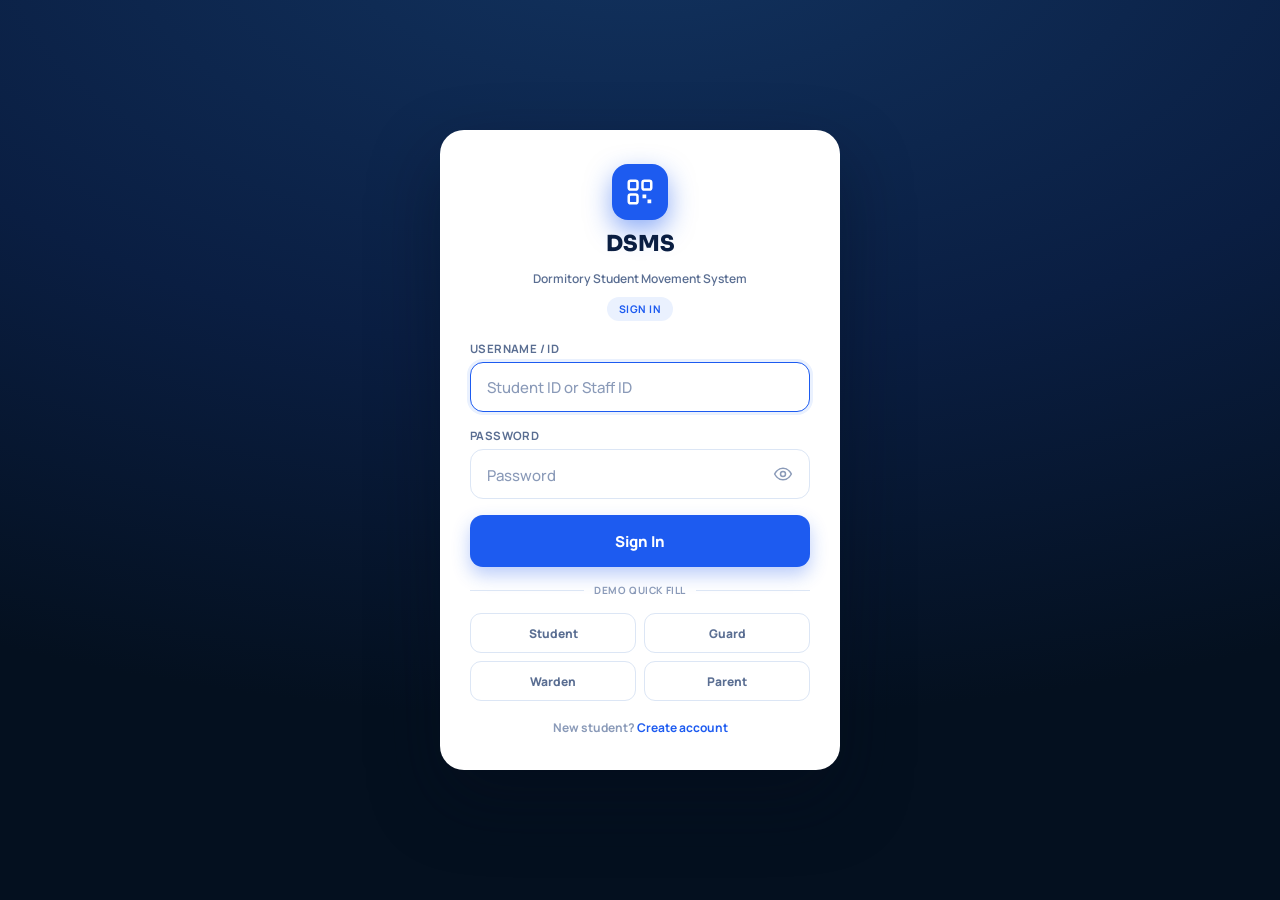
<file: index.html>
<!DOCTYPE html>
<html lang="en">
<head>
<meta charset="utf-8">
<meta name="viewport" content="width=device-width, initial-scale=1">
<title>DSMS — Sign In</title>
<meta name="description" content="DSMS — sign in to the Dormitory Student Movement System. Your ID decides your dashboard.">
<link rel="stylesheet" href="assets/css/tokens.css">
</head>
<body>

<div class="auth">
  <div class="auth-card">

    <div class="auth-brand">
      <div class="auth-logo">
        <svg width="30" height="30" viewBox="0 0 24 24" fill="none"><rect x="3" y="3" width="7" height="7" rx="1.5" stroke="#fff" stroke-width="2"/><rect x="14" y="3" width="7" height="7" rx="1.5" stroke="#fff" stroke-width="2"/><rect x="3" y="14" width="7" height="7" rx="1.5" stroke="#fff" stroke-width="2"/><path d="M14 14h3v3h-3zM18 18h3v3h-3z" fill="#fff"/></svg>
      </div>
      <div class="auth-title">DSMS</div>
      <div class="auth-sub">Dormitory Student Movement System</div>
      <span class="auth-role">SIGN IN</span>
    </div>

    <div class="fieldgroup">
      <div class="field-label">USERNAME / ID</div>
      <div class="field focus">
        <input class="auth-input" id="userId" type="text" autocomplete="off" spellcheck="false" placeholder="Student ID or Staff ID">
      </div>
    </div>

    <div class="fieldgroup">
      <div class="field-label">PASSWORD</div>
      <div class="field" style="justify-content:space-between">
        <input class="auth-input" id="password" type="password" autocomplete="off" placeholder="Password">
        <svg id="togglePw" style="cursor:pointer;flex-shrink:0" width="20" height="20" viewBox="0 0 24 24" fill="none"><path d="M2 12s3.5-7 10-7 10 7 10 7-3.5 7-10 7-10-7-10-7z" stroke="#8A9AB8" stroke-width="1.8"/><circle cx="12" cy="12" r="3" stroke="#8A9AB8" stroke-width="1.8"/></svg>
      </div>
    </div>

    <div class="auth-err" id="authErr"></div>

    <button class="btn btn-primary" id="signIn">Sign In</button>

    <div class="auth-divider"><span class="l"></span><span class="t">DEMO QUICK FILL</span><span class="l"></span></div>
    <div class="auth-quick">
      <button type="button" data-role="student">Student</button>
      <button type="button" data-role="guard">Guard</button>
      <button type="button" data-role="warden">Warden</button>
      <button type="button" data-role="parent">Parent</button>
    </div>

    <div class="auth-back">New student? <a href="student.html#register">Create account</a></div>

  </div>
</div>

<script src="assets/js/auth.js"></script>
</body>
</html>
</file>
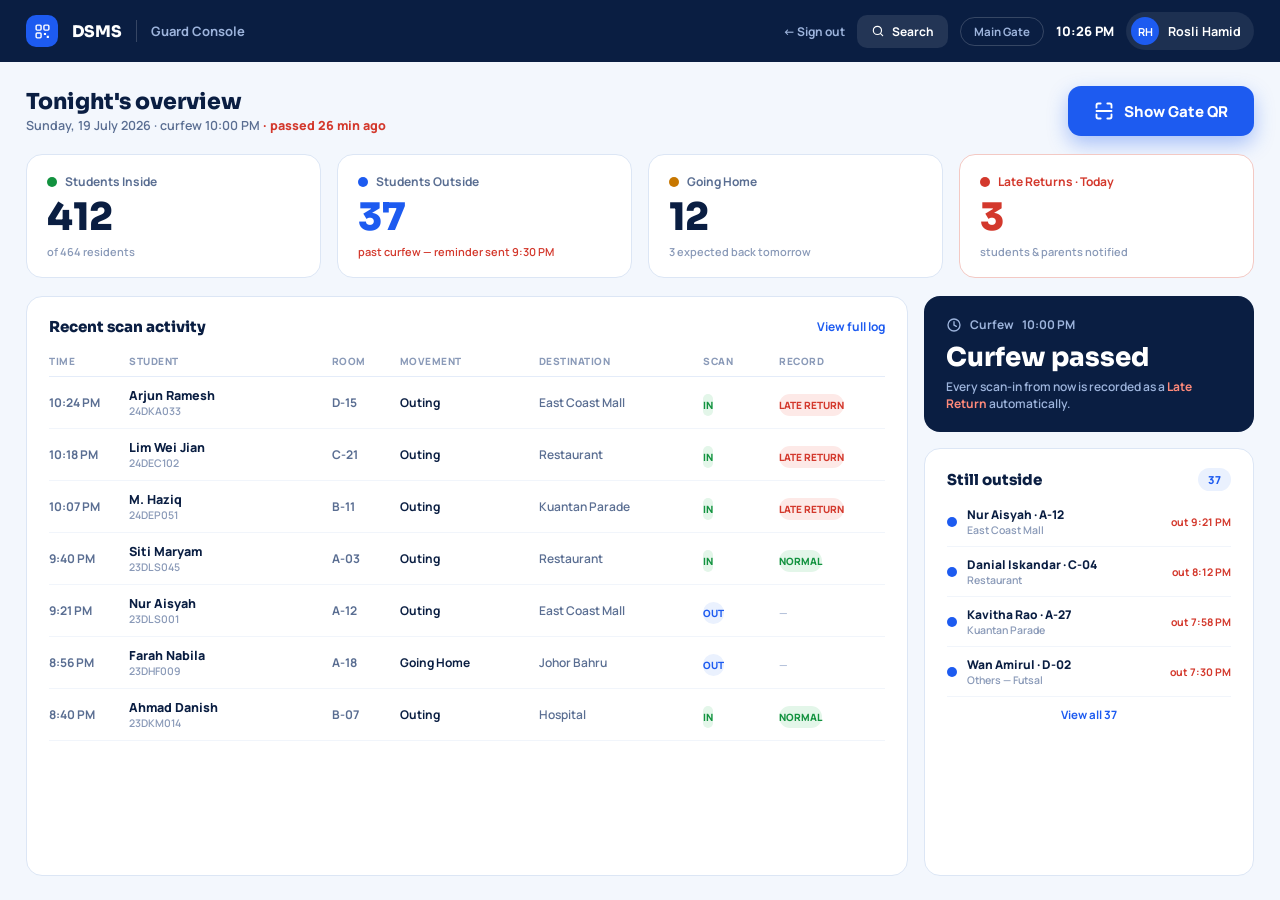
<file: guard.html>
<!DOCTYPE html>
<html lang="en">
<head>
<meta charset="utf-8">
<meta name="viewport" content="width=device-width, initial-scale=1">
<title>DSMS — Guard Console</title>
<meta name="description" content="DSMS guard console — display the rotating gate QR, live in/out counts, curfew &amp; late-return tracking.">
<link rel="stylesheet" href="assets/css/tokens.css">
<link rel="stylesheet" href="assets/css/guard.css">
</head>
<body>

<!-- ============ CONSOLE (desktop) ============ -->
<div class="view active" id="console">
  <header class="topbar">
    <div class="logo"><svg width="17" height="17" viewBox="0 0 24 24" fill="none"><rect x="3" y="3" width="7" height="7" rx="1.5" stroke="#fff" stroke-width="2"/><rect x="14" y="3" width="7" height="7" rx="1.5" stroke="#fff" stroke-width="2"/><rect x="3" y="14" width="7" height="7" rx="1.5" stroke="#fff" stroke-width="2"/><path d="M14 14h3v3h-3zM18 18h3v3h-3z" fill="#fff"/></svg></div>
    <span class="brand">DSMS</span>
    <span class="divider"></span>
    <span class="role">Guard Console</span>
    <div class="right">
      <a class="home" href="index.html">← Sign out</a>
      <span class="switch" id="toSearch"><svg width="14" height="14" viewBox="0 0 24 24" fill="none"><circle cx="11" cy="11" r="7" stroke="#fff" stroke-width="2"/><path d="M20 20l-4-4" stroke="#fff" stroke-width="2" stroke-linecap="round"/></svg>Search</span>
      <span class="gate">Main Gate</span>
      <span class="clock">10:26 PM</span>
      <div class="who"><span class="avatar" id="gAv">RH</span><span id="gName">Rosli Hamid</span></div>
    </div>
  </header>

  <div class="console-body">
    <div class="overview-head">
      <div>
        <h1>Tonight's overview</h1>
        <div class="sub">Sunday, 19 July 2026 · curfew <span id="cf1">10:00 PM</span> <span class="late">· passed 26 min ago</span></div>
      </div>
      <div class="scan-btn" id="toGate">
        <svg width="20" height="20" viewBox="0 0 24 24" fill="none"><path d="M3 8V5a2 2 0 012-2h3M16 3h3a2 2 0 012 2v3M21 16v3a2 2 0 01-2 2h-3M8 21H5a2 2 0 01-2-2v-3M3 12h18" stroke="#fff" stroke-width="2.2" stroke-linecap="round"/></svg>
        Show Gate QR
      </div>
    </div>

    <div class="stat-grid">
      <div class="stat"><div class="lab"><span class="dot dot-green"></span>Students Inside</div><div class="num" id="stInside">412</div><div class="foot">of 464 residents</div></div>
      <div class="stat"><div class="lab"><span class="dot dot-blue"></span>Students Outside</div><div class="num blue" id="stOutside">37</div><div class="foot red">past curfew — reminder sent 9:30 PM</div></div>
      <div class="stat"><div class="lab"><span class="dot dot-amber"></span>Going Home</div><div class="num" id="stHome">12</div><div class="foot">3 expected back tomorrow</div></div>
      <div class="stat alarm"><div class="lab red"><span class="dot dot-red"></span>Late Returns · Today</div><div class="num red" id="stLate">3</div><div class="foot">students &amp; parents notified</div></div>
    </div>

    <div class="console-grid">
      <div class="panel">
        <div class="phead"><span class="t">Recent scan activity</span><span class="a">View full log</span></div>
        <div class="thead scan-cols">
          <span>TIME</span><span>STUDENT</span><span>ROOM</span><span class="col-move">MOVEMENT</span><span class="col-dest">DESTINATION</span><span class="col-scan">SCAN</span><span>RECORD</span>
        </div>
        <div class="tbody" id="scanBody"><!-- JS --></div>
      </div>

      <div class="rail">
        <div class="curfew-card">
          <div class="lab"><svg width="16" height="16" viewBox="0 0 24 24" fill="none"><circle cx="12" cy="12" r="9" stroke="#9DB4DC" stroke-width="2"/><path d="M12 7v5l3.5 2" stroke="#9DB4DC" stroke-width="2" stroke-linecap="round"/></svg>Curfew <span id="cf2">10:00 PM</span></div>
          <h3>Curfew passed</h3>
          <p>Every scan-in from now is recorded as a <b>Late Return</b> automatically.</p>
        </div>
        <div class="panel stillout">
          <div class="phead"><span class="t">Still outside</span><span class="cnt" id="soCount">37</span></div>
          <div id="stilloutBody"><!-- JS --></div>
          <div class="viewall">View all 37</div>
        </div>
      </div>
    </div>
  </div>
</div>

<!-- ============ GATE QR (students scan this) ============ -->
<div class="view" id="gate">
  <header class="topbar">
    <div class="logo"><svg width="17" height="17" viewBox="0 0 24 24" fill="none"><rect x="3" y="3" width="7" height="7" rx="1.5" stroke="#fff" stroke-width="2"/><rect x="14" y="3" width="7" height="7" rx="1.5" stroke="#fff" stroke-width="2"/><rect x="3" y="14" width="7" height="7" rx="1.5" stroke="#fff" stroke-width="2"/><path d="M14 14h3v3h-3zM18 18h3v3h-3z" fill="#fff"/></svg></div>
    <span class="brand">DSMS</span>
    <span class="divider"></span>
    <span class="role">Gate QR</span>
    <div class="right">
      <span class="switch" id="toConsole"><svg width="14" height="14" viewBox="0 0 24 24" fill="none"><path d="M15 5l-7 7 7 7" stroke="#fff" stroke-width="2.2" stroke-linecap="round" stroke-linejoin="round"/></svg>Console</span>
      <span class="gate" id="gateSite">Main Gate</span>
    </div>
  </header>
  <div class="gate-body">
    <div class="gate-card">
      <div class="gate-title">Show this QR to students</div>
      <div class="gate-sub">Students scan it, then choose their movement type and place.</div>
      <div class="gate-qr"><img id="gateImg" width="260" height="260" alt="Gate QR"></div>
      <div class="gate-token" id="gateToken">MAINGATE-0001</div>
      <div class="gate-count">Expires in <b id="gateTime">05:00</b></div>
      <div class="gate-bar"><span id="gateBar"></span></div>
      <div class="gate-note">Auto-refreshes every 5 minutes so an old photo of the code will not work.</div>
      <button class="btn btn-outline btn-sm" id="gateRefresh" style="max-width:220px">Refresh now</button>
    </div>
  </div>
</div>

<!-- ============ GUARD SEARCH ============ -->
<div class="view" id="search">
  <header class="topbar">
    <div class="logo"><svg width="17" height="17" viewBox="0 0 24 24" fill="none"><rect x="3" y="3" width="7" height="7" rx="1.5" stroke="#fff" stroke-width="2"/><rect x="14" y="3" width="7" height="7" rx="1.5" stroke="#fff" stroke-width="2"/><rect x="3" y="14" width="7" height="7" rx="1.5" stroke="#fff" stroke-width="2"/><path d="M14 14h3v3h-3zM18 18h3v3h-3z" fill="#fff"/></svg></div>
    <span class="brand">DSMS</span>
    <span class="divider"></span>
    <span class="role">Student Search</span>
    <div class="right">
      <span class="switch" id="toConsole3"><svg width="14" height="14" viewBox="0 0 24 24" fill="none"><path d="M15 5l-7 7 7 7" stroke="#fff" stroke-width="2.2" stroke-linecap="round" stroke-linejoin="round"/></svg>Console</span>
      <div class="who"><span class="avatar" id="gAv2">RH</span><span id="gName2">Rosli Hamid</span></div>
    </div>
  </header>
  <div class="console-body">
    <div class="srch-bar">
      <div class="srch-box">
        <svg width="18" height="18" viewBox="0 0 24 24" fill="none"><circle cx="11" cy="11" r="7" stroke="#1D5BF0" stroke-width="2"/><path d="M20 20l-4-4" stroke="#1D5BF0" stroke-width="2" stroke-linecap="round"/></svg>
        <span class="q">aisyah</span><span class="caret"></span>
        <span class="ph">search by name, student ID or room</span>
      </div>
      <div class="srch-drop">All blocks <svg width="12" height="12" viewBox="0 0 24 24" fill="none"><path d="M6 9l6 6 6-6" stroke="#5A6E92" stroke-width="2.4" stroke-linecap="round" stroke-linejoin="round"/></svg></div>
      <div class="srch-drop">Any status <svg width="12" height="12" viewBox="0 0 24 24" fill="none"><path d="M6 9l6 6 6-6" stroke="#5A6E92" stroke-width="2.4" stroke-linecap="round" stroke-linejoin="round"/></svg></div>
    </div>
    <div class="srch-split">
      <div class="srch-panel">
        <div class="srch-grid srch-head"><span>STUDENT</span><span>ROOM</span><span>STATUS</span><span>LAST SCAN</span></div>
        <div id="guardSearchBody"><!-- JS --></div>
        <div class="srch-note">5 of 464 students match "aisyah" filters</div>
      </div>
      <div class="sdetail" id="guardDetail"><!-- JS --></div>
    </div>
  </div>
</div>

<script src="assets/js/data.js"></script>
<script src="assets/js/qr.js"></script>
<script src="assets/js/guard.js"></script>
</body>
</html>
</file>
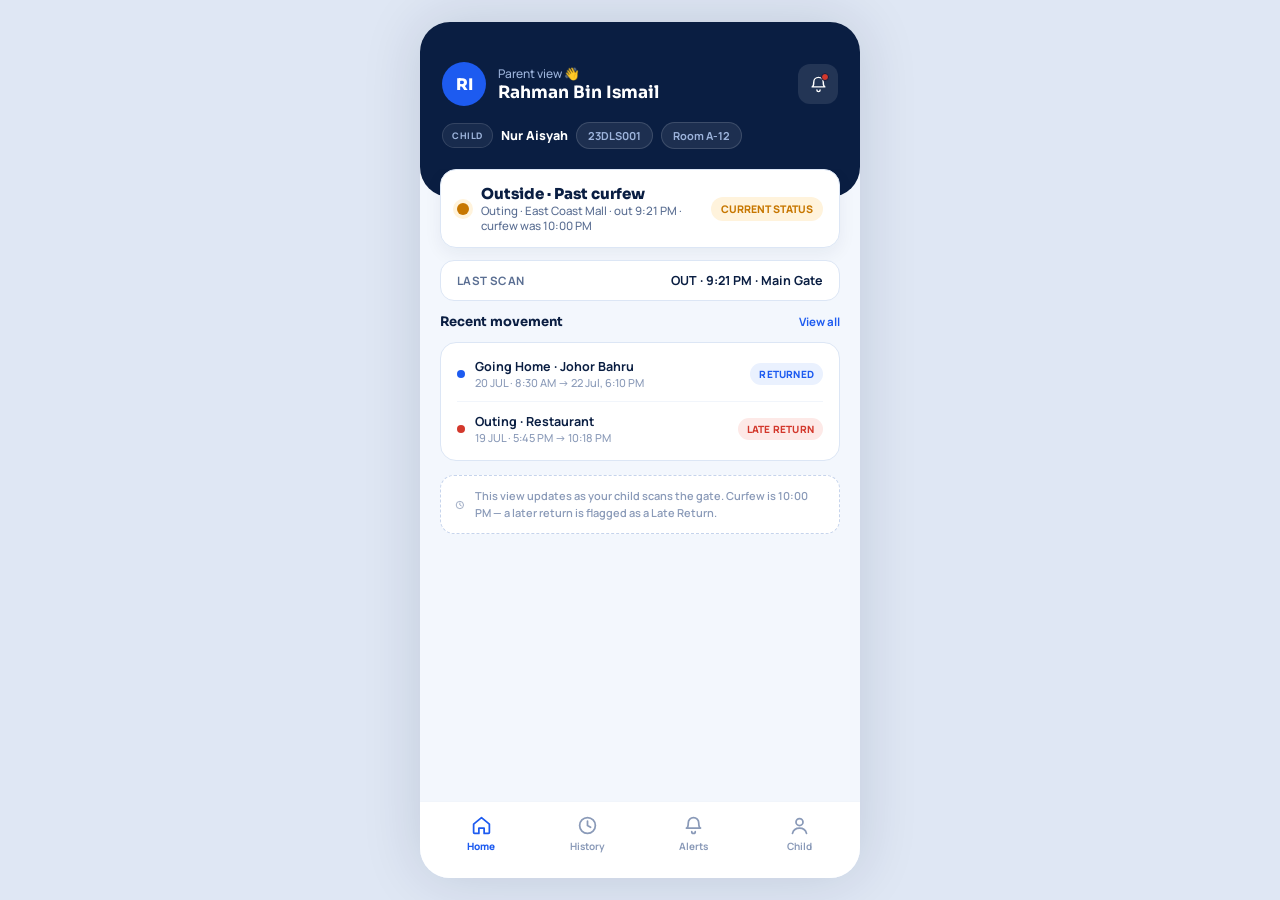
<file: parent.html>
<!DOCTYPE html>
<html lang="en">
<head>
<meta charset="utf-8">
<meta name="viewport" content="width=device-width, initial-scale=1">
<title>DSMS — Parent</title>
<meta name="description" content="DSMS parent app — follow your child's dormitory movement: current status, outing and going-home history, and alerts. Read-only.">
<link rel="stylesheet" href="assets/css/tokens.css">
<link rel="stylesheet" href="assets/css/parent.css">
</head>
<body>
<div class="app" id="app">

  <!-- ========== FIRST LOGIN · SET PASSWORD (no tabbar) ========== -->
  <section class="s" id="setpw">
    <div class="subhead">
      <div class="back">
        <a class="iconbtn" href="index.html"><svg width="20" height="20" viewBox="0 0 24 24" fill="none"><path d="M15 5l-7 7 7 7" stroke="#0A1E42" stroke-width="2.4" stroke-linecap="round" stroke-linejoin="round"/></svg></a>
        <h2>Set your password</h2>
      </div>
      <div class="sub">First login — create a new password to replace your <b style="color:var(--blue)">phone number</b>. You will use it every time from now on.</div>
    </div>
    <div class="scrollable pad" style="display:flex;flex-direction:column;gap:14px">
      <div class="fieldgroup">
        <div class="field-label">NEW PASSWORD</div>
        <div class="field" style="justify-content:space-between">
          <input class="auth-input" id="newPw" type="password" autocomplete="new-password" placeholder="New password">
          <svg id="toggleNew" style="cursor:pointer;flex-shrink:0" width="20" height="20" viewBox="0 0 24 24" fill="none"><path d="M2 12s3.5-7 10-7 10 7 10 7-3.5 7-10 7-10-7-10-7z" stroke="#8A9AB8" stroke-width="1.8"/><circle cx="12" cy="12" r="3" stroke="#8A9AB8" stroke-width="1.8"/></svg>
        </div>
      </div>
      <div class="fieldgroup">
        <div class="field-label">CONFIRM PASSWORD</div>
        <div class="field"><input class="auth-input" id="confirmPw" type="password" autocomplete="new-password" placeholder="Re-enter password"></div>
      </div>
      <div class="auth-err" id="setpwErr"></div>
      <div class="banner banner-blue">
        <svg width="17" height="17" viewBox="0 0 24 24" fill="none"><circle cx="12" cy="12" r="9" stroke="#1D5BF0" stroke-width="2"/><path d="M12 7v5l3.5 2" stroke="#1D5BF0" stroke-width="2" stroke-linecap="round"/></svg>
        <span>Your new password is stored on <b>this device</b> only. Keep it safe — the warden can reset it if you forget.</span>
      </div>
    </div>
    <div class="footpad"><button class="btn btn-primary" id="savePw">Save password</button></div>
  </section>

  <!-- ========== HOME · CHILD STATUS ========== -->
  <section class="s active" id="dashboard">
    <div class="dash-head">
      <div class="top">
        <div class="avatar" id="parentAv">RI</div>
        <div class="grow">
          <div class="greet">Parent view 👋</div>
          <div class="who" id="parentName">Rahman Bin Ismail</div>
        </div>
        <div class="bell" data-nav="alerts">
          <svg width="19" height="19" viewBox="0 0 24 24" fill="none"><path d="M6 9a6 6 0 1112 0c0 5 2 6 2 6H4s2-1 2-6" stroke="#fff" stroke-width="1.8" stroke-linecap="round" stroke-linejoin="round"/><path d="M10 19a2 2 0 004 0" stroke="#fff" stroke-width="1.8" stroke-linecap="round"/></svg>
          <span class="ping"></span>
        </div>
      </div>
      <div class="child-chip">
        <span class="cc-label">CHILD</span>
        <span class="cc-name" id="childName">Nur Aisyah</span>
        <span class="hpill" id="childId">23DLS001</span>
        <span class="hpill" id="childRoom">Room A-12</span>
      </div>
    </div>
    <div class="dash-body">
      <!-- child status card -->
      <div class="status-card" id="statusCard"><!-- JS --></div>

      <!-- last scan -->
      <div class="row" style="justify-content:space-between;background:#fff;border:1px solid var(--border);border-radius:14px;padding:11px 16px">
        <span class="field-label">LAST SCAN</span>
        <span id="lastScan" style="font:700 12.5px var(--sans);color:var(--ink)">OUT · 9:21 PM · Main Gate</span>
      </div>

      <div class="section-head"><span class="t">Recent movement</span><span class="a" data-nav="history">View all</span></div>
      <div class="mini-list" id="recentList"><!-- JS --></div>

      <div class="parent-card" style="margin-top:2px">
        <svg width="16" height="16" viewBox="0 0 24 24" fill="none"><circle cx="12" cy="12" r="9" stroke="#8A9AB8" stroke-width="2"/><path d="M12 7v5l3.5 2" stroke="#8A9AB8" stroke-width="2" stroke-linecap="round"/></svg>
        <span>This view updates as your child scans the gate. Curfew is 10:00 PM — a later return is flagged as a Late Return.</span>
      </div>
    </div>
    <nav class="tabbar" id="parentTabs">
      <div class="tab on" data-nav="dashboard"><svg width="21" height="21" viewBox="0 0 24 24" fill="none"><path d="M3 10.5L12 3l9 7.5V20a1 1 0 01-1 1h-5v-6h-6v6H4a1 1 0 01-1-1v-9.5z" stroke="#1D5BF0" stroke-width="2" stroke-linejoin="round"/></svg><span>Home</span></div>
      <div class="tab" data-nav="history"><svg width="21" height="21" viewBox="0 0 24 24" fill="none"><circle cx="12" cy="12" r="9" stroke="#8A9AB8" stroke-width="2"/><path d="M12 7v5l3.5 2" stroke="#8A9AB8" stroke-width="2" stroke-linecap="round"/></svg><span>History</span></div>
      <div class="tab" data-nav="alerts"><svg width="21" height="21" viewBox="0 0 24 24" fill="none"><path d="M6 9a6 6 0 1112 0c0 5 2 6 2 6H4s2-1 2-6" stroke="#8A9AB8" stroke-width="2" stroke-linecap="round" stroke-linejoin="round"/><path d="M10 19a2 2 0 004 0" stroke="#8A9AB8" stroke-width="2" stroke-linecap="round"/></svg><span>Alerts</span></div>
      <div class="tab" data-nav="child"><svg width="21" height="21" viewBox="0 0 24 24" fill="none"><circle cx="12" cy="8" r="4" stroke="#8A9AB8" stroke-width="2"/><path d="M4 21c1-4 4-6 8-6s7 2 8 6" stroke="#8A9AB8" stroke-width="2" stroke-linecap="round"/></svg><span>Child</span></div>
    </nav>
  </section>

  <!-- ========== HISTORY ========== -->
  <section class="s" id="history">
    <div class="subhead" style="padding-bottom:6px">
      <span style="font:700 24px var(--head);color:var(--ink)">History</span>
      <div class="filter-chips">
        <span class="chip on">All</span><span class="chip">Outing</span><span class="chip">Going Home</span><span class="chip">Late</span>
      </div>
    </div>
    <div class="scrollable">
      <div class="hist-list" id="histList"><!-- JS --></div>
      <div class="note">Your child's full movement history — visible to you and dorm staff</div>
    </div>
    <nav class="tabbar">
      <div class="tab" data-nav="dashboard"><svg width="21" height="21" viewBox="0 0 24 24" fill="none"><path d="M3 10.5L12 3l9 7.5V20a1 1 0 01-1 1h-5v-6h-6v6H4a1 1 0 01-1-1v-9.5z" stroke="#8A9AB8" stroke-width="2" stroke-linejoin="round"/></svg><span>Home</span></div>
      <div class="tab on" data-nav="history"><svg width="21" height="21" viewBox="0 0 24 24" fill="none"><circle cx="12" cy="12" r="9" stroke="#1D5BF0" stroke-width="2"/><path d="M12 7v5l3.5 2" stroke="#1D5BF0" stroke-width="2" stroke-linecap="round"/></svg><span>History</span></div>
      <div class="tab" data-nav="alerts"><svg width="21" height="21" viewBox="0 0 24 24" fill="none"><path d="M6 9a6 6 0 1112 0c0 5 2 6 2 6H4s2-1 2-6" stroke="#8A9AB8" stroke-width="2" stroke-linecap="round" stroke-linejoin="round"/><path d="M10 19a2 2 0 004 0" stroke="#8A9AB8" stroke-width="2" stroke-linecap="round"/></svg><span>Alerts</span></div>
      <div class="tab" data-nav="child"><svg width="21" height="21" viewBox="0 0 24 24" fill="none"><circle cx="12" cy="8" r="4" stroke="#8A9AB8" stroke-width="2"/><path d="M4 21c1-4 4-6 8-6s7 2 8 6" stroke="#8A9AB8" stroke-width="2" stroke-linecap="round"/></svg><span>Child</span></div>
    </nav>
  </section>

  <!-- ========== ALERTS ========== -->
  <section class="s" id="alerts">
    <div class="subhead" style="padding-bottom:12px"><span style="font:700 24px var(--head);color:var(--ink)">Alerts</span></div>
    <div class="sec-label">TODAY</div>
    <div class="scrollable">
      <div class="notif-list" id="notifList"><!-- JS --></div>
      <div class="pad" style="margin-top:10px">
        <div class="parent-card">
          <svg width="16" height="16" viewBox="0 0 24 24" fill="none"><path d="M6 9a6 6 0 1112 0c0 5 2 6 2 6H4s2-1 2-6" stroke="#8A9AB8" stroke-width="2" stroke-linecap="round" stroke-linejoin="round"/><path d="M10 19a2 2 0 004 0" stroke="#8A9AB8" stroke-width="2" stroke-linecap="round"/></svg>
          <span>You receive a copy of every movement and late-return alert for your child.</span>
        </div>
      </div>
    </div>
    <nav class="tabbar">
      <div class="tab" data-nav="dashboard"><svg width="21" height="21" viewBox="0 0 24 24" fill="none"><path d="M3 10.5L12 3l9 7.5V20a1 1 0 01-1 1h-5v-6h-6v6H4a1 1 0 01-1-1v-9.5z" stroke="#8A9AB8" stroke-width="2" stroke-linejoin="round"/></svg><span>Home</span></div>
      <div class="tab" data-nav="history"><svg width="21" height="21" viewBox="0 0 24 24" fill="none"><circle cx="12" cy="12" r="9" stroke="#8A9AB8" stroke-width="2"/><path d="M12 7v5l3.5 2" stroke="#8A9AB8" stroke-width="2" stroke-linecap="round"/></svg><span>History</span></div>
      <div class="tab on" data-nav="alerts"><svg width="21" height="21" viewBox="0 0 24 24" fill="none"><path d="M6 9a6 6 0 1112 0c0 5 2 6 2 6H4s2-1 2-6" stroke="#1D5BF0" stroke-width="2" stroke-linecap="round" stroke-linejoin="round"/><path d="M10 19a2 2 0 004 0" stroke="#1D5BF0" stroke-width="2" stroke-linecap="round"/></svg><span>Alerts</span></div>
      <div class="tab" data-nav="child"><svg width="21" height="21" viewBox="0 0 24 24" fill="none"><circle cx="12" cy="8" r="4" stroke="#8A9AB8" stroke-width="2"/><path d="M4 21c1-4 4-6 8-6s7 2 8 6" stroke="#8A9AB8" stroke-width="2" stroke-linecap="round"/></svg><span>Child</span></div>
    </nav>
  </section>

  <!-- ========== CHILD · DETAILS + GUARDIAN + SIGN OUT ========== -->
  <section class="s" id="child">
    <div class="subhead" style="padding-bottom:12px"><span style="font:700 24px var(--head);color:var(--ink)">Child</span></div>
    <div class="scrollable pad" style="display:flex;flex-direction:column;gap:14px">
      <div class="card" style="padding:18px;display:flex;align-items:center;gap:14px">
        <span class="avatar" id="childAv" style="width:56px;height:56px;font-size:18px;flex-shrink:0">NA</span>
        <div class="grow">
          <div id="childFullName" style="font:800 16px var(--head);color:var(--ink)">Nur Aisyah Binti Rahman</div>
          <div id="childSub" style="font:600 12px var(--sans);color:var(--muted);margin-top:3px">23DLS001 · Room A-12</div>
        </div>
      </div>

      <div class="section-head"><span class="t">Child details</span></div>
      <div class="detail-table" id="childTable" style="margin-top:0"><!-- JS --></div>

      <div class="section-head"><span class="t">Guardian (you)</span></div>
      <div class="detail-table" id="guardianTable" style="margin-top:0"><!-- JS --></div>

      <a class="btn btn-outline" href="index.html" style="text-decoration:none;margin-top:4px">Sign out</a>
    </div>
    <nav class="tabbar">
      <div class="tab" data-nav="dashboard"><svg width="21" height="21" viewBox="0 0 24 24" fill="none"><path d="M3 10.5L12 3l9 7.5V20a1 1 0 01-1 1h-5v-6h-6v6H4a1 1 0 01-1-1v-9.5z" stroke="#8A9AB8" stroke-width="2" stroke-linejoin="round"/></svg><span>Home</span></div>
      <div class="tab" data-nav="history"><svg width="21" height="21" viewBox="0 0 24 24" fill="none"><circle cx="12" cy="12" r="9" stroke="#8A9AB8" stroke-width="2"/><path d="M12 7v5l3.5 2" stroke="#8A9AB8" stroke-width="2" stroke-linecap="round"/></svg><span>History</span></div>
      <div class="tab" data-nav="alerts"><svg width="21" height="21" viewBox="0 0 24 24" fill="none"><path d="M6 9a6 6 0 1112 0c0 5 2 6 2 6H4s2-1 2-6" stroke="#8A9AB8" stroke-width="2" stroke-linecap="round" stroke-linejoin="round"/><path d="M10 19a2 2 0 004 0" stroke="#8A9AB8" stroke-width="2" stroke-linecap="round"/></svg><span>Alerts</span></div>
      <div class="tab on" data-nav="child"><svg width="21" height="21" viewBox="0 0 24 24" fill="none"><circle cx="12" cy="8" r="4" stroke="#1D5BF0" stroke-width="2"/><path d="M4 21c1-4 4-6 8-6s7 2 8 6" stroke="#1D5BF0" stroke-width="2" stroke-linecap="round"/></svg><span>Child</span></div>
    </nav>
  </section>

</div>

<script src="assets/js/data.js"></script>
<script src="assets/js/parent.js"></script>
</body>
</html>
</file>
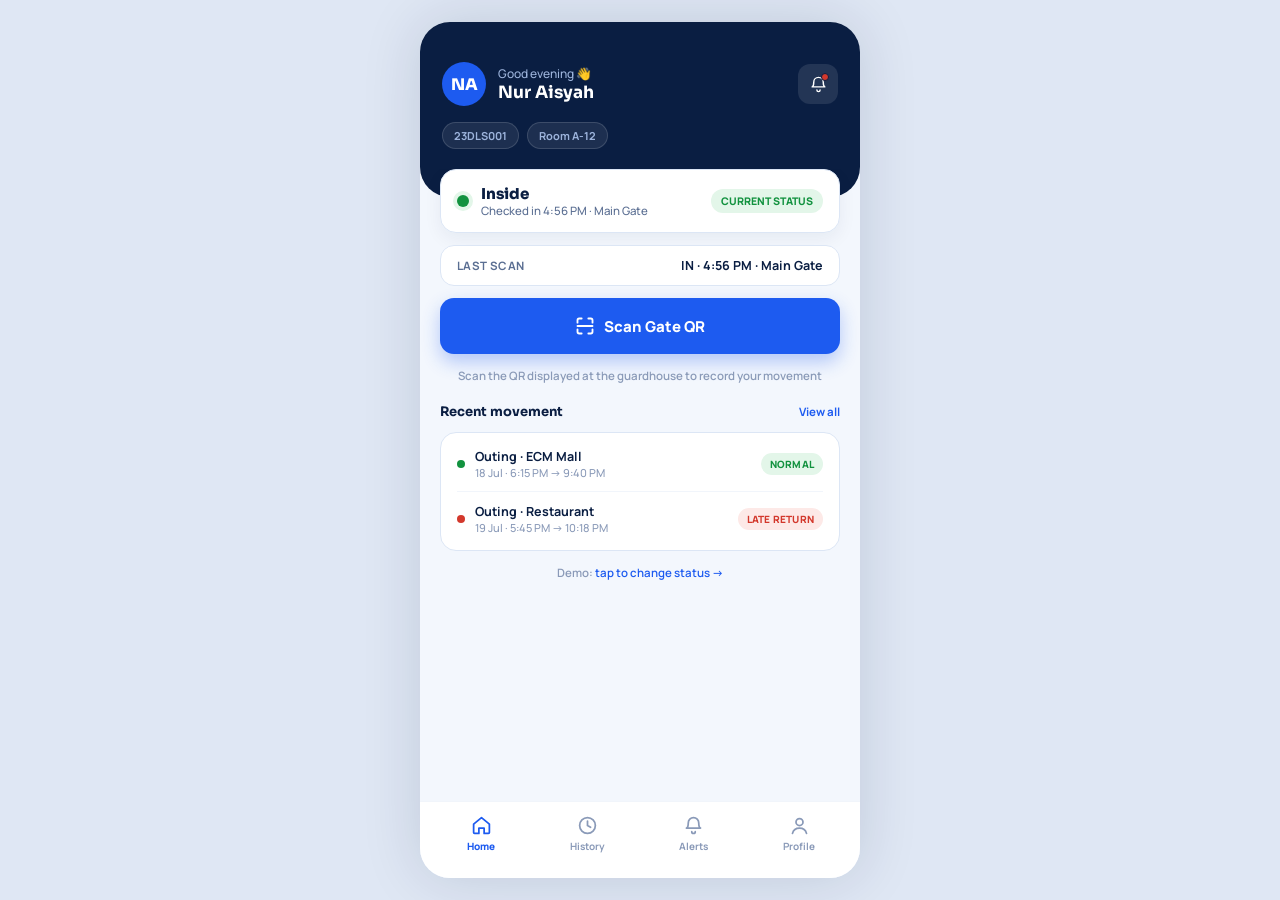
<file: student.html>
<!DOCTYPE html>
<html lang="en">
<head>
<meta charset="utf-8">
<meta name="viewport" content="width=device-width, initial-scale=1">
<title>DSMS — Student</title>
<meta name="description" content="DSMS student app — scan the gate QR to record an outing or going home, and track your movement history.">
<link rel="stylesheet" href="assets/css/tokens.css">
<link rel="stylesheet" href="assets/css/student.css">
</head>
<body>
<div class="app" id="app">

  <!-- ========== 1b · REGISTER ========== -->
  <section class="s" id="register">
    <div class="subhead">
      <div class="back">
        <a class="iconbtn" href="index.html"><svg width="20" height="20" viewBox="0 0 24 24" fill="none"><path d="M15 5l-7 7 7 7" stroke="#0A1E42" stroke-width="2.4" stroke-linecap="round" stroke-linejoin="round"/></svg></a>
        <h2>Create account</h2>
      </div>
      <div class="sub">Register once — your <b style="color:var(--blue)">permanent QR Code</b> is generated after this step and never changes.</div>
    </div>
    <div class="scrollable">
      <div class="reg-list" id="regList"><!-- JS --></div>
    </div>
    <div class="footpad"><button class="btn btn-primary" data-nav="dashboard">Create Account</button></div>
  </section>

  <!-- ========== 1c · DASHBOARD ========== -->
  <section class="s active" id="dashboard">
    <div class="dash-head">
      <div class="top">
        <div class="avatar" id="dashAv">NA</div>
        <div class="grow">
          <div class="greet">Good evening 👋</div>
          <div class="who" id="dashName">Nur Aisyah</div>
        </div>
        <div class="bell" data-nav="alerts">
          <svg width="19" height="19" viewBox="0 0 24 24" fill="none"><path d="M6 9a6 6 0 1112 0c0 5 2 6 2 6H4s2-1 2-6" stroke="#fff" stroke-width="1.8" stroke-linecap="round" stroke-linejoin="round"/><path d="M10 19a2 2 0 004 0" stroke="#fff" stroke-width="1.8" stroke-linecap="round"/></svg>
          <span class="ping"></span>
        </div>
      </div>
      <div class="pill-nav">
        <span class="hpill" id="dashId">23DLS001</span>
        <span class="hpill" id="dashRoom">Room A-12</span>
      </div>
    </div>
    <div class="dash-body">
      <!-- status card (toggled by student.js) -->
      <div class="status-card" id="statusCard"><!-- JS --></div>

      <!-- last scan -->
      <div class="row" style="justify-content:space-between;background:#fff;border:1px solid var(--border);border-radius:14px;padding:11px 16px">
        <span class="field-label">LAST SCAN</span>
        <span id="lastScan" style="font:700 12.5px var(--sans);color:var(--ink)">IN · 4:56 PM · Main Gate</span>
      </div>

      <button class="btn btn-primary" style="height:56px;border-radius:14px" data-nav="scan">
        <svg width="20" height="20" viewBox="0 0 24 24" fill="none"><path d="M3 8V5a2 2 0 012-2h3M16 3h3a2 2 0 012 2v3M21 16v3a2 2 0 01-2 2h-3M8 21H5a2 2 0 01-2-2v-3M3 12h18" stroke="#fff" stroke-width="2.2" stroke-linecap="round"/></svg>
        Scan Gate QR
      </button>
      <div class="note" style="margin-top:-6px">Scan the QR displayed at the guardhouse to record your movement</div>

      <div class="section-head"><span class="t">Recent movement</span><span class="a" data-nav="history">View all</span></div>
      <div class="mini-list" id="recentList"><!-- JS --></div>

      <!-- demo control: flip current status -->
      <div class="note" style="padding-top:2px">Demo: <a id="cycleStatus" style="cursor:pointer">tap to change status →</a></div>
    </div>
    <nav class="tabbar" id="studentTabs">
      <div class="tab on" data-nav="dashboard"><svg width="21" height="21" viewBox="0 0 24 24" fill="none"><path d="M3 10.5L12 3l9 7.5V20a1 1 0 01-1 1h-5v-6h-6v6H4a1 1 0 01-1-1v-9.5z" stroke="#1D5BF0" stroke-width="2" stroke-linejoin="round"/></svg><span>Home</span></div>
      <div class="tab" data-nav="history"><svg width="21" height="21" viewBox="0 0 24 24" fill="none"><circle cx="12" cy="12" r="9" stroke="#8A9AB8" stroke-width="2"/><path d="M12 7v5l3.5 2" stroke="#8A9AB8" stroke-width="2" stroke-linecap="round"/></svg><span>History</span></div>
      <div class="tab" data-nav="alerts"><svg width="21" height="21" viewBox="0 0 24 24" fill="none"><path d="M6 9a6 6 0 1112 0c0 5 2 6 2 6H4s2-1 2-6" stroke="#8A9AB8" stroke-width="2" stroke-linecap="round" stroke-linejoin="round"/><path d="M10 19a2 2 0 004 0" stroke="#8A9AB8" stroke-width="2" stroke-linecap="round"/></svg><span>Alerts</span></div>
      <div class="tab" data-nav="profile"><svg width="21" height="21" viewBox="0 0 24 24" fill="none"><circle cx="12" cy="8" r="4" stroke="#8A9AB8" stroke-width="2"/><path d="M4 21c1-4 4-6 8-6s7 2 8 6" stroke="#8A9AB8" stroke-width="2" stroke-linecap="round"/></svg><span>Profile</span></div>
    </nav>
  </section>

  <!-- ========== SCAN THE GATE QR ========== -->
  <section class="s" id="scan">
    <div class="scan-head">
      <div class="iconbtn" data-nav="dashboard"><svg width="20" height="20" viewBox="0 0 24 24" fill="none"><path d="M15 5l-7 7 7 7" stroke="#fff" stroke-width="2.4" stroke-linecap="round" stroke-linejoin="round"/></svg></div>
      <span class="t">Scan Gate QR</span>
      <span class="loc" id="scanGate">Main Gate</span>
    </div>
    <div class="viewfinder">
      <div class="hint">Point at the QR displayed at the guardhouse</div>
      <div class="frame">
        <div class="box">
          <span class="c tl"></span><span class="c tr"></span><span class="c bl"></span><span class="c br"></span>
          <span class="laser"></span>
        </div>
      </div>
      <div class="scan-status" id="scanStatus">Searching…</div>
    </div>
    <div class="footpad">
      <button class="btn btn-primary" id="simulateScan">Simulate successful scan</button>
      <div class="note" style="margin-top:10px">Demo build — no real camera. The scan resolves automatically too.</div>
    </div>
  </section>

  <!-- ========== MOVEMENT RECORDED ========== -->
  <section class="s" id="recorded">
    <div class="pass-check">
      <svg width="26" height="26" viewBox="0 0 24 24" fill="none"><path d="M5 12l5 5 9-10" stroke="#12923F" stroke-width="2.8" stroke-linecap="round" stroke-linejoin="round"/></svg>
    </div>
    <h2 id="recTitle">Movement recorded</h2>
    <div class="lead" id="recLead">Your movement has been saved at the guardhouse.</div>
    <div class="detail-table" id="recTable"><!-- JS --></div>
    <button class="btn btn-outline" style="margin-top:auto" data-nav="dashboard">Back to Home</button>
  </section>

  <!-- ========== 1g · HISTORY ========== -->
  <section class="s" id="history">
    <div class="subhead" style="padding-bottom:6px">
      <span style="font:700 24px var(--head);color:var(--ink)">History</span>
      <div class="filter-chips">
        <span class="chip on">All</span><span class="chip">Outing</span><span class="chip">Going Home</span><span class="chip">Late</span>
      </div>
    </div>
    <div class="scrollable">
      <div class="hist-list" id="histList"><!-- JS --></div>
      <div class="note">Only you and dorm staff can see your history</div>
    </div>
    <nav class="tabbar">
      <div class="tab" data-nav="dashboard"><svg width="21" height="21" viewBox="0 0 24 24" fill="none"><path d="M3 10.5L12 3l9 7.5V20a1 1 0 01-1 1h-5v-6h-6v6H4a1 1 0 01-1-1v-9.5z" stroke="#8A9AB8" stroke-width="2" stroke-linejoin="round"/></svg><span>Home</span></div>
      <div class="tab on" data-nav="history"><svg width="21" height="21" viewBox="0 0 24 24" fill="none"><circle cx="12" cy="12" r="9" stroke="#1D5BF0" stroke-width="2"/><path d="M12 7v5l3.5 2" stroke="#1D5BF0" stroke-width="2" stroke-linecap="round"/></svg><span>History</span></div>
      <div class="tab" data-nav="alerts"><svg width="21" height="21" viewBox="0 0 24 24" fill="none"><path d="M6 9a6 6 0 1112 0c0 5 2 6 2 6H4s2-1 2-6" stroke="#8A9AB8" stroke-width="2" stroke-linecap="round" stroke-linejoin="round"/><path d="M10 19a2 2 0 004 0" stroke="#8A9AB8" stroke-width="2" stroke-linecap="round"/></svg><span>Alerts</span></div>
      <div class="tab" data-nav="profile"><svg width="21" height="21" viewBox="0 0 24 24" fill="none"><circle cx="12" cy="8" r="4" stroke="#8A9AB8" stroke-width="2"/><path d="M4 21c1-4 4-6 8-6s7 2 8 6" stroke="#8A9AB8" stroke-width="2" stroke-linecap="round"/></svg><span>Profile</span></div>
    </nav>
  </section>

  <!-- ========== 1h · NOTIFICATIONS ========== -->
  <section class="s" id="alerts">
    <div class="subhead" style="padding-bottom:12px"><span style="font:700 24px var(--head);color:var(--ink)">Alerts</span></div>
    <div class="sec-label">TODAY</div>
    <div class="scrollable">
      <div class="notif-list" id="notifList"><!-- JS --></div>
      <div class="pad" style="margin-top:10px">
        <div class="parent-card">
          <svg width="16" height="16" viewBox="0 0 24 24" fill="none"><circle cx="12" cy="8" r="4" stroke="#8A9AB8" stroke-width="2"/><path d="M4 21c1-4 4-6 8-6s7 2 8 6" stroke="#8A9AB8" stroke-width="2" stroke-linecap="round"/></svg>
          <span>Your parent/guardian receives a copy of movement &amp; late-return alerts.</span>
        </div>
      </div>
    </div>
    <nav class="tabbar">
      <div class="tab" data-nav="dashboard"><svg width="21" height="21" viewBox="0 0 24 24" fill="none"><path d="M3 10.5L12 3l9 7.5V20a1 1 0 01-1 1h-5v-6h-6v6H4a1 1 0 01-1-1v-9.5z" stroke="#8A9AB8" stroke-width="2" stroke-linejoin="round"/></svg><span>Home</span></div>
      <div class="tab" data-nav="history"><svg width="21" height="21" viewBox="0 0 24 24" fill="none"><circle cx="12" cy="12" r="9" stroke="#8A9AB8" stroke-width="2"/><path d="M12 7v5l3.5 2" stroke="#8A9AB8" stroke-width="2" stroke-linecap="round"/></svg><span>History</span></div>
      <div class="tab on" data-nav="alerts"><svg width="21" height="21" viewBox="0 0 24 24" fill="none"><path d="M6 9a6 6 0 1112 0c0 5 2 6 2 6H4s2-1 2-6" stroke="#1D5BF0" stroke-width="2" stroke-linecap="round" stroke-linejoin="round"/><path d="M10 19a2 2 0 004 0" stroke="#1D5BF0" stroke-width="2" stroke-linecap="round"/></svg><span>Alerts</span></div>
      <div class="tab" data-nav="profile"><svg width="21" height="21" viewBox="0 0 24 24" fill="none"><circle cx="12" cy="8" r="4" stroke="#8A9AB8" stroke-width="2"/><path d="M4 21c1-4 4-6 8-6s7 2 8 6" stroke="#8A9AB8" stroke-width="2" stroke-linecap="round"/></svg><span>Profile</span></div>
    </nav>
  </section>

  <!-- ========== PROFILE ========== -->
  <section class="s" id="profile">
    <div class="subhead" style="padding-bottom:12px"><span style="font:700 24px var(--head);color:var(--ink)">Profile</span></div>
    <div class="scrollable pad" style="display:flex;flex-direction:column;gap:14px">
      <div class="card" style="padding:18px;display:flex;align-items:center;gap:14px">
        <span class="avatar" id="profAv" style="width:56px;height:56px;font-size:18px;flex-shrink:0">NA</span>
        <div class="grow">
          <div id="profName" style="font:800 16px var(--head);color:var(--ink)">Nur Aisyah Binti Rahman</div>
          <div id="profSub" style="font:600 12px var(--sans);color:var(--muted);margin-top:3px">23DLS001 · Room A-12</div>
        </div>
      </div>

      <div class="section-head"><span class="t">Account details</span></div>
      <div class="detail-table" id="profTable" style="margin-top:0"><!-- JS --></div>

      <div class="parent-card" style="margin-top:2px">
        <svg width="16" height="16" viewBox="0 0 24 24" fill="none"><path d="M6 9a6 6 0 1112 0c0 5 2 6 2 6H4s2-1 2-6" stroke="#8A9AB8" stroke-width="2" stroke-linecap="round" stroke-linejoin="round"/><path d="M10 19a2 2 0 004 0" stroke="#8A9AB8" stroke-width="2" stroke-linecap="round"/></svg>
        <span>Your parent/guardian receives a copy of every movement and late-return alert.</span>
      </div>

      <a class="btn btn-outline" href="index.html" style="text-decoration:none;margin-top:4px">Sign out</a>
    </div>
    <nav class="tabbar">
      <div class="tab" data-nav="dashboard"><svg width="21" height="21" viewBox="0 0 24 24" fill="none"><path d="M3 10.5L12 3l9 7.5V20a1 1 0 01-1 1h-5v-6h-6v6H4a1 1 0 01-1-1v-9.5z" stroke="#8A9AB8" stroke-width="2" stroke-linejoin="round"/></svg><span>Home</span></div>
      <div class="tab" data-nav="history"><svg width="21" height="21" viewBox="0 0 24 24" fill="none"><circle cx="12" cy="12" r="9" stroke="#8A9AB8" stroke-width="2"/><path d="M12 7v5l3.5 2" stroke="#8A9AB8" stroke-width="2" stroke-linecap="round"/></svg><span>History</span></div>
      <div class="tab" data-nav="alerts"><svg width="21" height="21" viewBox="0 0 24 24" fill="none"><path d="M6 9a6 6 0 1112 0c0 5 2 6 2 6H4s2-1 2-6" stroke="#8A9AB8" stroke-width="2" stroke-linecap="round" stroke-linejoin="round"/><path d="M10 19a2 2 0 004 0" stroke="#8A9AB8" stroke-width="2" stroke-linecap="round"/></svg><span>Alerts</span></div>
      <div class="tab on" data-nav="profile"><svg width="21" height="21" viewBox="0 0 24 24" fill="none"><circle cx="12" cy="8" r="4" stroke="#1D5BF0" stroke-width="2"/><path d="M4 21c1-4 4-6 8-6s7 2 8 6" stroke="#1D5BF0" stroke-width="2" stroke-linecap="round"/></svg><span>Profile</span></div>
    </nav>
  </section>

</div>

<!-- ========== MOVEMENT POPUP (after a successful scan) ========== -->
<div class="overlay" id="moveOverlay">
  <div class="dialog" id="moveDialog"><!-- JS --></div>
</div>

<script src="assets/js/data.js"></script>
<script src="assets/js/qr.js"></script>
<script src="assets/js/student.js"></script>
</body>
</html>
</file>
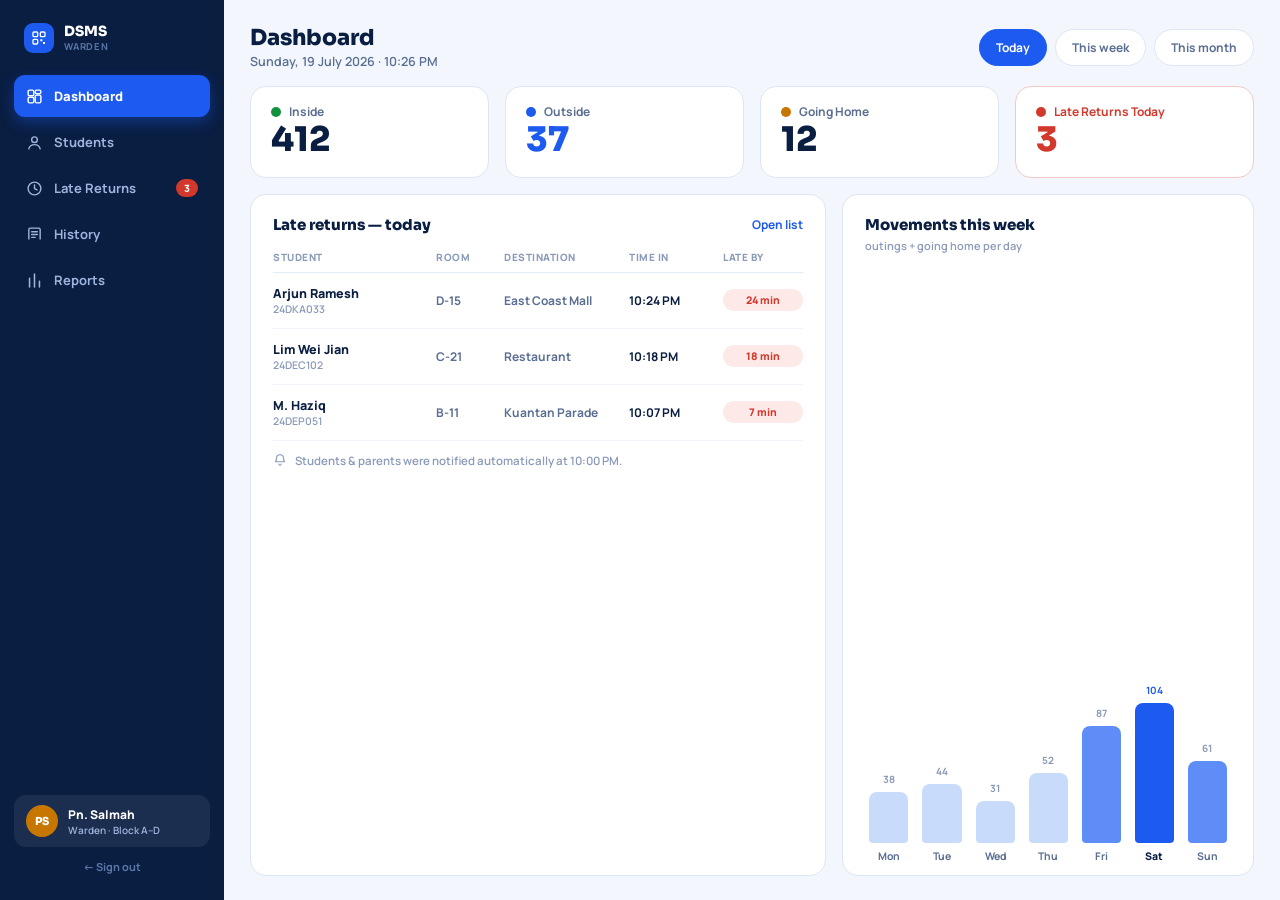
<file: warden.html>
<!DOCTYPE html>
<html lang="en">
<head>
<meta charset="utf-8">
<meta name="viewport" content="width=device-width, initial-scale=1">
<title>DSMS — Warden</title>
<meta name="description" content="DSMS warden portal — oversight dashboard, student search, and daily/weekly/monthly reports.">
<link rel="stylesheet" href="assets/css/tokens.css">
<link rel="stylesheet" href="assets/css/warden.css">
</head>
<body>

<div class="shell" id="portal">

  <!-- ========== SIDEBAR ========== -->
  <aside class="sidebar">
    <div class="brand">
      <div class="logo"><svg width="16" height="16" viewBox="0 0 24 24" fill="none"><rect x="3" y="3" width="7" height="7" rx="1.5" stroke="#fff" stroke-width="2"/><rect x="14" y="3" width="7" height="7" rx="1.5" stroke="#fff" stroke-width="2"/><rect x="3" y="14" width="7" height="7" rx="1.5" stroke="#fff" stroke-width="2"/><path d="M14 14h3v3h-3zM18 18h3v3h-3z" fill="#fff"/></svg></div>
      <div><div class="nm">DSMS</div><div class="tag">WARDEN</div></div>
    </div>
    <nav class="nav" id="wnav">
      <div class="item on" data-page="dashboard"><svg width="17" height="17" viewBox="0 0 24 24" fill="none"><rect x="3" y="3" width="8" height="8" rx="2" stroke="#9DB4DC" stroke-width="2"/><rect x="13" y="3" width="8" height="5" rx="2" stroke="#9DB4DC" stroke-width="2"/><rect x="13" y="10" width="8" height="11" rx="2" stroke="#9DB4DC" stroke-width="2"/><rect x="3" y="13" width="8" height="8" rx="2" stroke="#9DB4DC" stroke-width="2"/></svg><span>Dashboard</span></div>
      <div class="item" data-page="students"><svg width="17" height="17" viewBox="0 0 24 24" fill="none"><circle cx="12" cy="8" r="4" stroke="#9DB4DC" stroke-width="2"/><path d="M4 21c1-4 4-6 8-6s7 2 8 6" stroke="#9DB4DC" stroke-width="2" stroke-linecap="round"/></svg><span>Students</span></div>
      <div class="item" data-page="late"><svg width="17" height="17" viewBox="0 0 24 24" fill="none"><circle cx="12" cy="12" r="9" stroke="#9DB4DC" stroke-width="2"/><path d="M12 7v5l3.5 2" stroke="#9DB4DC" stroke-width="2" stroke-linecap="round"/></svg><span>Late Returns</span><span class="count">3</span></div>
      <div class="item" data-page="history"><svg width="17" height="17" viewBox="0 0 24 24" fill="none"><path d="M4 19V5a2 2 0 012-2h12a2 2 0 012 2v14" stroke="#9DB4DC" stroke-width="2"/><path d="M8 8h8M8 12h8M8 16h5" stroke="#9DB4DC" stroke-width="2" stroke-linecap="round"/></svg><span>History</span></div>
      <div class="item" data-page="reports"><svg width="17" height="17" viewBox="0 0 24 24" fill="none"><path d="M5 21V9M12 21V3M19 21v-8" stroke="#9DB4DC" stroke-width="2.2" stroke-linecap="round"/></svg><span>Reports</span></div>
    </nav>
    <div class="me">
      <span class="avatar" id="wAv">PS</span>
      <div><div class="nm" id="wName">Pn. Salmah</div><div class="rl" id="wScope">Warden · Block A–D</div></div>
    </div>
    <a class="roles-link" href="index.html">← Sign out</a>
  </aside>

  <!-- ========== MAIN ========== -->
  <main class="main">

    <!-- ---------- DASHBOARD (1n) ---------- -->
    <section class="page active" id="page-dashboard">
      <div class="page-head">
        <div><h1>Dashboard</h1><div class="date">Sunday, 19 July 2026 · 10:26 PM</div></div>
        <div class="range"><span class="chip on">Today</span><span class="chip">This week</span><span class="chip">This month</span></div>
      </div>
      <div class="wstats">
        <div class="wstat"><div class="lab"><span class="dot dot-green"></span>Inside</div><div class="num" id="wInside">412</div></div>
        <div class="wstat"><div class="lab"><span class="dot dot-blue"></span>Outside</div><div class="num blue" id="wOutside">37</div></div>
        <div class="wstat"><div class="lab"><span class="dot dot-amber"></span>Going Home</div><div class="num" id="wHome">12</div></div>
        <div class="wstat alarm"><div class="lab red"><span class="dot dot-red"></span>Late Returns Today</div><div class="num red" id="wLate">3</div></div>
      </div>
      <div class="dash-split">
        <div class="wpanel">
          <div class="ph"><span class="t">Late returns — today</span><span class="a">Open list</span></div>
          <div class="grid late-cols thr"><span>STUDENT</span><span>ROOM</span><span>DESTINATION</span><span>TIME IN</span><span>LATE BY</span></div>
          <div id="lateBody"><!-- JS --></div>
          <div class="foot-note">
            <svg width="14" height="14" viewBox="0 0 24 24" fill="none"><path d="M6 9a6 6 0 1112 0c0 5 2 6 2 6H4s2-1 2-6" stroke="#8A9AB8" stroke-width="2" stroke-linecap="round" stroke-linejoin="round"/><path d="M10 19a2 2 0 004 0" stroke="#8A9AB8" stroke-width="2" stroke-linecap="round"/></svg>
            Students &amp; parents were notified automatically at 10:00 PM.
          </div>
        </div>
        <div class="wpanel">
          <div style="padding:14px 0 4px" class="ph"><span class="t">Movements this week</span></div>
          <div class="wp-sub">outings + going home per day</div>
          <div class="chart" id="weekChart"><!-- JS --></div>
        </div>
      </div>
    </section>

    <!-- ---------- STUDENTS (1o) ---------- -->
    <section class="page" id="page-students">
      <div>
        <h1>Students — currently outing</h1>
        <div class="date">Only students who are out right now · curfew <span id="wCurfew">10:00 PM</span></div>
      </div>
      <div class="searchbar">
        <div class="box">
          <svg width="18" height="18" viewBox="0 0 24 24" fill="none"><circle cx="11" cy="11" r="7" stroke="#1D5BF0" stroke-width="2"/><path d="M20 20l-4-4" stroke="#1D5BF0" stroke-width="2" stroke-linecap="round"/></svg>
          <span class="caret"></span>
          <span class="ph">filter by name, student ID or room</span>
        </div>
        <div class="drop">All blocks <svg width="12" height="12" viewBox="0 0 24 24" fill="none"><path d="M6 9l6 6 6-6" stroke="#5A6E92" stroke-width="2.4" stroke-linecap="round" stroke-linejoin="round"/></svg></div>
        <div class="drop">Outing only <svg width="12" height="12" viewBox="0 0 24 24" fill="none"><path d="M6 9l6 6 6-6" stroke="#5A6E92" stroke-width="2.4" stroke-linecap="round" stroke-linejoin="round"/></svg></div>
      </div>
      <div class="students-split">
        <div class="wpanel" style="padding:6px 20px">
          <div class="grid outing-cols thr"><span>STUDENT</span><span>ROOM</span><span>DESTINATION</span><span>TIME OUT</span><span>RECORD</span></div>
          <div id="searchBody"><!-- JS --></div>
          <div class="foot-note" style="padding:12px 0" id="outingCount">4 students currently outing</div>
        </div>
        <div class="detail" id="detailPanel"><!-- JS --></div>
      </div>
    </section>

    <!-- ---------- LATE RETURNS ---------- -->
    <section class="page" id="page-late">
      <div class="page-head">
        <div><h1>Late Returns</h1><div class="date">Students who returned after the <span id="lCurfew">10:00 PM</span> curfew</div></div>
        <div class="range"><span class="chip on">Today</span><span class="chip">This week</span><span class="chip">This month</span></div>
      </div>
      <div class="wstats" style="grid-template-columns:repeat(3,1fr)">
        <div class="wstat alarm"><div class="lab red"><span class="dot dot-red"></span>Late Returns Today</div><div class="num red" id="lCount">3</div></div>
        <div class="wstat"><div class="lab"><span class="dot dot-amber"></span>Longest delay</div><div class="num" id="lWorst">24 min</div></div>
        <div class="wstat"><div class="lab"><span class="dot dot-blue"></span>Still outside now</div><div class="num blue" id="lOut">37</div></div>
      </div>
      <div class="wpanel" style="flex:1">
        <div class="ph"><span class="t">Late returns — today</span><span class="a">Export</span></div>
        <div class="grid late-cols thr"><span>STUDENT</span><span>ROOM</span><span>DESTINATION</span><span>TIME IN</span><span>LATE BY</span></div>
        <div id="lateFullBody"><!-- JS --></div>
        <div class="foot-note">
          <svg width="14" height="14" viewBox="0 0 24 24" fill="none"><path d="M6 9a6 6 0 1112 0c0 5 2 6 2 6H4s2-1 2-6" stroke="#8A9AB8" stroke-width="2" stroke-linecap="round" stroke-linejoin="round"/><path d="M10 19a2 2 0 004 0" stroke="#8A9AB8" stroke-width="2" stroke-linecap="round"/></svg>
          Students &amp; parents were notified automatically at 10:00 PM. Late Return is recorded in history — it is never a current status.
        </div>
      </div>
    </section>

    <!-- ---------- MOVEMENT HISTORY ---------- -->
    <section class="page" id="page-history">
      <div class="page-head">
        <div><h1>Movement History</h1><div class="date">All students · Sunday, 19 July 2026</div></div>
        <div class="range"><span class="chip on">All</span><span class="chip">Outing</span><span class="chip">Going Home</span><span class="chip">Late</span></div>
      </div>
      <div class="wpanel" style="flex:1;padding:6px 22px">
        <div class="ph"><span class="t">Full movement log</span><span class="a">Export</span></div>
        <div class="grid report-cols thr"><span>TIME</span><span>STUDENT</span><span>ROOM</span><span>MOVEMENT</span><span>DESTINATION</span><span>SCAN</span><span>RECORD</span></div>
        <div id="historyBody" style="overflow-y:auto"><!-- JS --></div>
        <div class="foot-note" id="histCount"></div>
      </div>
    </section>

    <!-- ---------- REPORTS (1p) ---------- -->
    <section class="page" id="page-reports">
      <h1>Reports</h1>
      <div class="report-types" id="reportTypes">
        <div class="rtype on"><div class="rt"><span class="radio"></span><span class="nm">Daily report</span></div><div class="desc">All movements &amp; late returns for one day.</div></div>
        <div class="rtype"><div class="rt"><span class="radio"></span><span class="nm">Weekly report</span></div><div class="desc">Totals per day, curfew compliance trend.</div></div>
        <div class="rtype"><div class="rt"><span class="radio"></span><span class="nm">Monthly report</span></div><div class="desc">Summary by block with repeat late returns.</div></div>
      </div>
      <div class="report-actions">
        <div class="datepick"><svg width="16" height="16" viewBox="0 0 24 24" fill="none"><rect x="3" y="5" width="18" height="16" rx="3" stroke="#5A6E92" stroke-width="2"/><path d="M3 10h18M8 3v4M16 3v4" stroke="#5A6E92" stroke-width="2" stroke-linecap="round"/></svg>19 July 2026</div>
        <div class="gen">Generate Report</div>
        <div class="exports">
          <div class="exp"><svg width="15" height="15" viewBox="0 0 24 24" fill="none"><path d="M12 3v12m0 0l-4-4m4 4l4-4M4 21h16" stroke="#0A1E42" stroke-width="2.2" stroke-linecap="round" stroke-linejoin="round"/></svg>PDF</div>
          <div class="exp"><svg width="15" height="15" viewBox="0 0 24 24" fill="none"><path d="M12 3v12m0 0l-4-4m4 4l4-4M4 21h16" stroke="#0A1E42" stroke-width="2.2" stroke-linecap="round" stroke-linejoin="round"/></svg>CSV</div>
        </div>
      </div>
      <div class="preview">
        <div class="pv-head">
          <div>
            <div class="t" id="reportTitle">Daily Movement Report — Sunday, 19 July 2026</div>
            <div class="s">Generated 10:26 PM · Pn. Salmah · Blocks A–D</div>
          </div>
          <div class="summary">
            <span>Movements <b>61</b></span><span>Outings <b>49</b></span><span>Going Home <b>12</b></span><span class="red">Late Returns <b>3</b></span>
          </div>
        </div>
        <div class="grid report-cols thr" style="padding:10px 22px"><span>TIME</span><span>STUDENT</span><span>ROOM</span><span>MOVEMENT</span><span>DESTINATION</span><span>SCAN</span><span>RECORD</span></div>
        <div class="pv-body" id="reportBody"><!-- JS --></div>
      </div>
    </section>

  </main>
</div>

<script src="assets/js/data.js"></script>
<script src="assets/js/warden.js"></script>
</body>
</html>
</file>
<file: assets/css/tokens.css>
/* ============================================================
   DSMS — Design Tokens & Shared Components
   Dormitory Student Movement System · hardcoded prototype
   Fonts: Sora (headings) + Manrope (body)
   ============================================================ */

@import url('https://fonts.googleapis.com/css2?family=Sora:wght@600;700;800&family=Manrope:wght@400;500;600;700;800&display=swap');

:root {
  /* Brand / navy */
  --navy: #0A1E42;
  --navy-soft: #12283F;
  --navy-deep: #04101F;
  /* Blues */
  --blue: #1D5BF0;
  --blue-600: #1449CC;
  --blue-400: #5E8DF7;
  --blue-200: #9BBCF6;
  --blue-100: #C9DBFA;
  --blue-tint: #EAF1FE;
  --sky: #37B0FF;
  /* Surfaces */
  --bg: #EDF2FA;
  --surface: #F3F7FD;
  --field: #F9FBFE;
  --white: #fff;
  /* Lines */
  --border: #DCE6F5;
  --border-soft: #E4ECF9;
  --line: #F1F5FB;
  /* Text */
  --ink: #0A1E42;
  --muted: #5A6E92;
  --muted-2: #8A9AB8;
  --muted-3: #9DB4DC;
  --nav-dim: #5B77A8;
  /* Status — green */
  --green: #12923F;
  --green-tint: #E3F6E9;
  /* Status — amber */
  --amber: #C77700;
  --amber-ink: #9A5F06;
  --amber-tint: #FFF3DC;
  --amber-tint-2: #FFF7E8;
  --amber-border: #F3DFB3;
  /* Status — red */
  --red: #D3382C;
  --red-tint: #FDE9E7;
  --red-coral: #FF8A7A;
  --red-border: #F3C9C4;
  /* Effects */
  --shadow-btn: 0 8px 18px rgba(29,91,240,.3);
  --shadow-card: 0 6px 18px rgba(10,30,66,.06);
  --shadow-pop: 0 30px 70px rgba(4,12,28,.5);
  --radius: 16px;
  --sans: 'Manrope', system-ui, -apple-system, sans-serif;
  --head: 'Sora', 'Manrope', system-ui, sans-serif;
}

/* ---------- reset ---------- */
* { box-sizing: border-box; }
html, body { margin: 0; padding: 0; }
body {
  font-family: var(--sans);
  color: var(--ink);
  background: var(--bg);
  -webkit-font-smoothing: antialiased;
  text-rendering: optimizeLegibility;
}
a { color: var(--blue); text-decoration: none; }
a:hover { color: var(--blue-600); }
button { font-family: inherit; cursor: pointer; border: none; background: none; }
img, svg { display: block; }
ul { margin: 0; padding: 0; list-style: none; }
h1, h2, h3, h4 { margin: 0; font-family: var(--head); }
@keyframes dg-scanline { 0% { top: 12%; } 50% { top: 82%; } 100% { top: 12%; } }
@keyframes dg-fade { from { opacity: 0; transform: translateY(8px); } to { opacity: 1; transform: none; } }

/* ============================================================
   Shared components
   ============================================================ */

/* buttons */
.btn {
  display: flex; align-items: center; justify-content: center; gap: 9px;
  height: 52px; border-radius: 13px; font: 800 15px var(--sans);
  width: 100%; transition: filter .15s, transform .05s;
}
.btn:active { transform: translateY(1px); }
.btn-primary { background: var(--blue); color: #fff; box-shadow: var(--shadow-btn); }
.btn-primary:hover { filter: brightness(1.05); }
.btn-danger { background: var(--red); color: #fff; box-shadow: 0 8px 18px rgba(211,56,44,.3); }
.btn-ghost { background: #fff; border: 1.5px solid var(--border); color: var(--blue); }
.btn-outline { background: #fff; border: 1.5px solid var(--border); color: var(--ink); }
.btn-sm { height: 44px; font-size: 13.5px; border-radius: 12px; }
.btn-inline { width: auto; padding: 0 24px; }

/* status badge (pill) */
.badge { font: 800 10px var(--sans); border-radius: 999px; padding: 4px 9px; white-space: nowrap; letter-spacing: .2px; }
.badge-green { color: var(--green); background: var(--green-tint); }
.badge-blue  { color: var(--blue);  background: var(--blue-tint); }
.badge-amber { color: var(--amber); background: var(--amber-tint); }
.badge-red   { color: var(--red);   background: var(--red-tint); }
.badge-lg { font-size: 10.5px; padding: 6px 12px; }

/* chip / filter pill */
.chip { font: 700 12px var(--sans); border-radius: 999px; padding: 8px 15px; background: #fff; border: 1px solid var(--border); color: var(--muted); cursor: pointer; }
.chip.on { background: var(--blue); border-color: var(--blue); color: #fff; }

/* card */
.card { background: #fff; border: 1px solid var(--border); border-radius: var(--radius); }

/* form field (display) */
.field-label { font: 700 11.5px var(--sans); color: var(--muted); letter-spacing: .4px; }
.field {
  display: flex; align-items: center; gap: 10px;
  height: 50px; padding: 0 16px; border: 1.5px solid var(--border);
  border-radius: 13px; background: #fff; font: 600 15px var(--sans); color: var(--ink);
}
.field.focus { border-color: var(--blue); box-shadow: 0 0 0 3px var(--blue-tint); }
.field.compact { height: 44px; font-size: 13.5px; background: var(--field); border-radius: 12px; }

/* dot status marker */
.dot { width: 10px; height: 10px; border-radius: 50%; flex-shrink: 0; }
.dot-green { background: var(--green); } .dot-blue { background: var(--blue); }
.dot-amber { background: var(--amber); } .dot-red { background: var(--red); }

/* segmented control */
.segmented { display: flex; background: var(--border-soft); border-radius: 14px; padding: 4px; gap: 4px; }
.segmented .seg { flex: 1; display: flex; align-items: center; justify-content: center; height: 44px; border-radius: 11px; font: 700 13.5px var(--sans); color: var(--muted); cursor: pointer; }
.segmented .seg.on { background: #fff; color: var(--blue); font-weight: 800; box-shadow: 0 2px 8px rgba(10,30,66,.1); }

/* info banner */
.banner { display: flex; gap: 10px; border-radius: 13px; padding: 12px 14px; font: 600 11.5px/1.5 var(--sans); }
.banner svg { flex-shrink: 0; margin-top: 1px; }
.banner-blue { background: var(--blue-tint); border: 1px solid var(--blue-100); color: var(--blue-600); }
.banner-amber { background: var(--amber-tint-2); border: 1px solid var(--amber-border); color: var(--amber-ink); }

/* generic helpers */
.row { display: flex; align-items: center; }
.spread { display: flex; align-items: center; justify-content: space-between; }
.grow { flex: 1; min-width: 0; }
.stack { display: flex; flex-direction: column; }
.hidden { display: none !important; }
.avatar { border-radius: 50%; display: flex; align-items: center; justify-content: center; font: 800 12px var(--head); color: #fff; background: var(--blue); }

/* screen fade-in on route change */
.screen { animation: dg-fade .28s ease; }

/* ============================================================
   Popup shell — shared by the student movement popup and any
   dialog-style overlay. Moved here from guard.css.
   ============================================================ */
.overlay { position: fixed; inset: 0; background: rgba(10,30,66,.55); display: none;
  align-items: center; justify-content: center; padding: 24px; z-index: 100; }
.overlay.show { display: flex; animation: dg-fade .2s ease; }
.dialog { width: 460px; max-width: 100%; background: #fff; border-radius: 20px;
  box-shadow: var(--shadow-pop); overflow: hidden; max-height: 92vh; overflow-y: auto; }
.dialog .dhead { display: flex; align-items: center; gap: 10px; padding: 18px 24px; border-bottom: 1px solid var(--border-soft); }
.dialog .dhead .t { font: 800 15px var(--head); color: var(--ink); }
.dialog .dhead .loc { margin-left: auto; font: 600 11.5px var(--sans); color: var(--muted-2); }
.dialog .danger-bar { display: flex; gap: 10px; align-items: center; background: var(--red); padding: 12px 24px;
  font: 800 12.5px var(--sans); color: #fff; }
.dialog .who { padding: 20px 24px; display: flex; align-items: center; gap: 14px; }
.dialog .who .av { width: 52px; height: 52px; border-radius: 16px; display: flex; align-items: center; justify-content: center; font: 800 17px var(--head); }
.dialog .who .nm { font: 800 17px var(--head); color: var(--ink); }
.dialog .who .sub { font: 600 12px var(--sans); color: var(--muted); margin-top: 2px; }
.dialog .dtable { margin: 0 24px; background: var(--surface); border: 1px solid var(--border); border-radius: 14px; padding: 4px 16px; }
.dialog .dtable .r { display: flex; justify-content: space-between; padding: 10px 0; border-bottom: 1px solid var(--border-soft); }
.dialog .dtable .r:last-child { border-bottom: none; }
.dialog .dtable .k { font: 600 12px var(--sans); color: var(--muted); }
.dialog .dtable .v { font: 800 12px var(--sans); }
.dialog .dbody { padding: 18px 24px 0; display: flex; flex-direction: column; gap: 14px; }
.transition { display: flex; align-items: center; justify-content: center; gap: 10px; padding: 16px 24px 4px; flex-wrap: wrap; }
.transition .badge { font-size: 11px; padding: 6px 14px; }
.dialog .dnote { font: 600 11px var(--sans); color: var(--muted-2); text-align: center; padding: 8px 24px 0; }
.dialog .dactions { display: flex; gap: 12px; padding: 16px 24px 22px; }
.dialog .dactions .btn.wide { flex: 1.6; }

/* generic field group (label + field) */
.fieldgroup { display: flex; flex-direction: column; gap: 6px; }

/* ============================================================
   Staff login card (shared by Guard + Warden)
   ============================================================ */
.auth { min-height: 100vh; display: flex; align-items: center; justify-content: center; padding: 32px 20px;
  background: radial-gradient(120% 90% at 50% -10%, #12335f 0%, var(--navy) 55%, var(--navy-deep) 100%); }
.auth-card { width: 100%; max-width: 400px; background: #fff; border-radius: 24px; padding: 34px 30px;
  box-shadow: 0 30px 70px rgba(4,12,28,.4); display: flex; flex-direction: column; gap: 16px; animation: dg-fade .3s ease; }
.auth-brand { display: flex; flex-direction: column; align-items: center; gap: 10px; margin-bottom: 4px; }
.auth-logo { width: 56px; height: 56px; border-radius: 16px; background: var(--blue);
  display: flex; align-items: center; justify-content: center; box-shadow: 0 10px 26px rgba(29,91,240,.5); }
.auth-title { font: 800 22px var(--head); color: var(--ink); text-align: center; }
.auth-sub { font: 600 12px var(--sans); color: var(--muted); margin-top: 3px; text-align: center; }
.auth-role { font: 700 10.5px var(--sans); color: var(--blue); background: var(--blue-tint);
  border-radius: 999px; padding: 5px 12px; letter-spacing: .5px; }
.auth-back { text-align: center; font: 700 12px var(--sans); color: var(--muted-2); margin-top: 2px; }

/* real inputs inside the shared .field shell */
.auth-input { width: 100%; border: none; outline: none; background: transparent; padding: 0;
  font: 600 15px var(--sans); color: var(--ink); }
.auth-input::placeholder { color: var(--muted-2); font-weight: 500; }
.auth-input[type="password"] { letter-spacing: 3px; font-size: 17px; }
/* keep the placeholder readable — the wide tracking is only for typed dots */
.auth-input[type="password"]::placeholder { letter-spacing: normal; font-size: 15px; }

/* inline error */
.auth-err { display: none; font: 600 11.5px var(--sans); color: var(--red);
  background: var(--red-tint); border-radius: 10px; padding: 9px 12px; }
.auth-err.show { display: block; animation: dg-fade .2s ease; }

/* demo quick-fill: 2 x 2 grid */
.auth-divider { display: flex; align-items: center; gap: 10px; }
.auth-divider .l { flex: 1; height: 1px; background: var(--border); }
.auth-divider .t { font: 700 10px var(--sans); color: var(--muted-2); letter-spacing: .6px; white-space: nowrap; }
.auth-quick { display: grid; grid-template-columns: repeat(2, 1fr); gap: 8px; }
.auth-quick button { height: 40px; border-radius: 11px; border: 1.5px solid var(--border);
  background: #fff; color: var(--muted); font: 800 12px var(--sans); cursor: pointer;
  transition: border-color .15s, color .15s, background .15s; }
.auth-quick button:hover { border-color: var(--blue); color: var(--blue); background: var(--blue-tint); }
.auth-quick button:active { transform: translateY(1px); }

/* ============================================================
   Search + detail (backs the Guard search view)
   ============================================================ */
.srch-bar { display: flex; gap: 12px; flex-wrap: wrap; }
.srch-box { flex: 1; min-width: 240px; display: flex; align-items: center; gap: 11px; height: 48px; padding: 0 16px;
  border: 1.5px solid var(--blue); border-radius: 13px; background: #fff; box-shadow: 0 0 0 3px var(--blue-tint); }
.srch-box .q { font: 600 14px var(--sans); color: var(--ink); }
.srch-box .caret { width: 2px; height: 18px; background: var(--blue); }
.srch-box .ph { margin-left: auto; font: 600 11.5px var(--sans); color: var(--muted-2); }
.srch-drop { display: flex; align-items: center; gap: 8px; height: 48px; padding: 0 16px; border: 1.5px solid var(--border);
  border-radius: 13px; background: #fff; font: 700 13px var(--sans); color: var(--muted); cursor: pointer; }
.srch-split { flex: 1; display: grid; grid-template-columns: 1fr 372px; gap: 16px; min-height: 0; }
.srch-panel { background: #fff; border: 1px solid var(--border); border-radius: 16px; padding: 6px 20px; overflow: hidden; }
.srch-grid { display: grid; grid-template-columns: 1.7fr 66px 118px 118px; gap: 10px; align-items: center; }
.srch-grid > * { min-width: 0; }
.srch-head { padding: 12px 0 8px; border-bottom: 1px solid var(--border-soft);
  font: 800 10px var(--sans); color: var(--muted-2); letter-spacing: .5px; }
.srch-row { padding: 11px 0; border-bottom: 1px solid var(--line); cursor: pointer; }
.srch-row.sel { margin: 6px -12px 0; padding: 11px 12px; border-radius: 12px; background: var(--blue-tint); border: 1.5px solid var(--blue-200); }
.srch-row .nm { font: 800 12.5px var(--sans); color: var(--ink); white-space: nowrap; overflow: hidden; text-overflow: ellipsis; }
.srch-row .id { font: 600 10.5px var(--sans); color: var(--muted-2); }
.srch-row .c { font: 700 12px var(--sans); color: var(--muted); }
.srch-note { padding: 12px 0; font: 600 11.5px var(--sans); color: var(--muted-2); }

.sdetail { background: #fff; border: 1px solid var(--border); border-radius: 16px; padding: 20px;
  display: flex; flex-direction: column; gap: 14px; overflow-y: auto; }
.sdetail-head { display: flex; align-items: center; gap: 13px; }
.sdetail-av { width: 52px; height: 52px; border-radius: 16px; background: var(--blue-tint);
  display: flex; align-items: center; justify-content: center; font: 800 17px var(--head); color: var(--blue); }
.sdetail-nm { font: 800 15px var(--head); color: var(--ink); }
.sdetail-sub { font: 600 11.5px var(--sans); color: var(--muted); }
.sdetail-status { display: flex; align-items: center; justify-content: space-between; border-radius: 12px; padding: 11px 14px; }
.sdetail-kv { display: grid; grid-template-columns: 1fr 1fr; gap: 10px 14px; }
.sdetail-kv .k { font: 800 9.5px var(--sans); color: var(--muted-2); letter-spacing: .5px; }
.sdetail-kv .v { font: 700 12.5px var(--sans); color: var(--ink); margin-top: 2px; }
.sdetail-hist { border-top: 1px solid var(--border-soft); padding-top: 12px; }
.sdetail-hist .t { font: 800 12px var(--head); color: var(--ink); margin-bottom: 8px; }
@media (max-width: 1080px) { .srch-split { grid-template-columns: 1fr; } }
</file>
<file: assets/css/guard.css>
/* ============================================================
   DSMS — Guard console (desktop) + gate QR display
   Bare responsive: console fills the viewport. The guard displays
   a rotating gate QR instead of scanning. No browser-window chrome.
   ============================================================ */

body { background: var(--surface); }
.view { display: none; }
.view.active { display: flex; }

/* ---------- top bar ---------- */
.topbar { height: 62px; background: var(--navy); display: flex; align-items: center; gap: 14px;
  padding: 0 26px; flex-shrink: 0; }
.topbar .logo { width: 32px; height: 32px; border-radius: 10px; background: var(--blue);
  display: flex; align-items: center; justify-content: center; }
.topbar .brand { font: 800 16px var(--head); color: #fff; }
.topbar .divider { width: 1px; height: 22px; background: rgba(255,255,255,.18); }
.topbar .role { font: 700 13px var(--sans); color: var(--muted-3); }
.topbar .right { margin-left: auto; display: flex; align-items: center; gap: 12px; }
.topbar .gate { font: 700 11.5px var(--sans); color: var(--muted-3); border: 1px solid rgba(255,255,255,.18);
  border-radius: 999px; padding: 6px 13px; }
.topbar .clock { font: 800 13px var(--sans); color: #fff; }
.topbar .who { display: flex; align-items: center; gap: 9px; background: rgba(255,255,255,.08);
  border-radius: 999px; padding: 5px 13px 5px 5px; }
.topbar .who .avatar { width: 28px; height: 28px; font-size: 11px; }
.topbar .who span { font: 700 12.5px var(--sans); color: #fff; }
.topbar .switch { font: 700 12px var(--sans); color: #fff; background: rgba(255,255,255,.1);
  border-radius: 10px; padding: 8px 14px; cursor: pointer; display: flex; gap: 7px; align-items: center; }
.topbar .home { color: var(--muted-3); font: 700 12px var(--sans); }

/* ---------- console body ---------- */
#console { flex-direction: column; min-height: 100vh; }
.console-body { flex: 1; padding: 24px 26px; display: flex; flex-direction: column; gap: 18px; }
.overview-head { display: flex; align-items: center; gap: 16px; flex-wrap: wrap; }
.overview-head h1 { font: 800 22px var(--head); color: var(--ink); }
.overview-head .sub { font: 600 12.5px var(--sans); color: var(--muted); margin-top: 2px; }
.overview-head .sub .late { color: var(--red); font-weight: 800; }
.scan-btn { margin-left: auto; display: flex; align-items: center; gap: 10px; height: 50px; padding: 0 26px;
  border-radius: 13px; background: var(--blue); color: #fff; font: 800 15px var(--sans);
  box-shadow: 0 8px 20px rgba(29,91,240,.35); cursor: pointer; }

.stat-grid { display: grid; grid-template-columns: repeat(4, 1fr); gap: 16px; }
.stat { background: #fff; border: 1px solid var(--border); border-radius: 16px; padding: 18px 20px;
  display: flex; flex-direction: column; gap: 8px; }
.stat.alarm { border: 1.5px solid var(--red-border); }
.stat .lab { display: flex; align-items: center; gap: 8px; font: 700 12px var(--sans); color: var(--muted); }
.stat .lab.red { color: var(--red); }
.stat .num { font: 800 38px/1 var(--head); color: var(--ink); }
.stat .num.blue { color: var(--blue); } .stat .num.red { color: var(--red); }
.stat .foot { font: 600 11px var(--sans); color: var(--muted-2); }
.stat .foot.red { color: var(--red); }

.console-grid { flex: 1; display: grid; grid-template-columns: 1fr 330px; gap: 16px; min-height: 0; }

/* recent scan table */
.panel { background: #fff; border: 1px solid var(--border); border-radius: 16px; padding: 6px 22px 10px;
  display: flex; flex-direction: column; overflow: hidden; }
.panel .phead { display: flex; align-items: center; justify-content: space-between; padding: 14px 0 10px; }
.panel .phead .t { font: 800 15px var(--head); color: var(--ink); }
.panel .phead .a { font: 700 12px var(--sans); color: var(--blue); cursor: pointer; }
.scan-cols { grid-template-columns: 70px 1.5fr 58px 1fr 1.2fr 66px 106px; }
.thead, .trow { display: grid; gap: 10px; align-items: center; }
.thead { padding: 8px 0; border-bottom: 1px solid var(--border-soft);
  font: 800 10px var(--sans); color: var(--muted-2); letter-spacing: .5px; }
.trow { padding: 10px 0; border-bottom: 1px solid var(--line); }
.tbody { overflow-y: auto; }
.trow .nm { font: 800 12.5px var(--sans); color: var(--ink); white-space: nowrap; overflow: hidden; text-overflow: ellipsis; }
.trow .id { font: 600 10.5px var(--sans); color: var(--muted-2); }
.trow .cell { font: 700 12px var(--sans); color: var(--muted); }
.trow .cell.ink { color: var(--ink); }
.trow .dest { font: 600 12px var(--sans); color: var(--muted); white-space: nowrap; overflow: hidden; text-overflow: ellipsis; }
.tag-c { font: 800 10px var(--sans); border-radius: 999px; padding: 4px 0; text-align: center; }
.tag-c.dash { color: #B6C3DB; font-weight: 700; font-size: 11px; }

/* right rail */
.rail { display: flex; flex-direction: column; gap: 16px; min-height: 0; }
.curfew-card { background: var(--navy); border-radius: 16px; padding: 20px 22px; color: #fff; }
.curfew-card .lab { display: flex; align-items: center; gap: 8px; font: 700 12px var(--sans); color: var(--muted-3); }
.curfew-card h3 { font: 800 26px var(--head); margin-top: 8px; }
.curfew-card p { font: 600 12px var(--sans); color: var(--muted-3); margin: 4px 0 0; }
.curfew-card b { color: var(--red-coral); }
.stillout { flex: 1; }
.stillout .phead { padding: 13px 0 6px; }
.stillout .cnt { font: 800 11px var(--sans); color: var(--blue); background: var(--blue-tint); border-radius: 999px; padding: 4px 10px; }
.so-row { display: flex; align-items: center; gap: 10px; padding: 9px 0; border-bottom: 1px solid var(--line); }
.so-row .n { font: 800 12px var(--sans); color: var(--ink); }
.so-row .d { font: 600 10.5px var(--sans); color: var(--muted-2); }
.so-row .t { font: 700 10.5px var(--sans); color: var(--red); white-space: nowrap; }
.viewall { text-align: center; font: 700 11.5px var(--sans); color: var(--blue); padding: 10px 0; cursor: pointer; }

/* popup shell (.overlay / .dialog) now lives in tokens.css — shared with the student app */

/* ---------- gate QR (students scan this) ---------- */
#gate { flex-direction: column; min-height: 100vh; }
.gate-body { flex: 1; display: flex; align-items: center; justify-content: center; padding: 30px 26px; }
.gate-card { background: #fff; border: 1px solid var(--border); border-radius: 22px; padding: 30px 34px;
  display: flex; flex-direction: column; align-items: center; gap: 10px; text-align: center;
  box-shadow: 0 20px 50px rgba(10,30,66,.10); max-width: 460px; width: 100%; }
.gate-title { font: 800 20px var(--head); color: var(--ink); }
.gate-sub { font: 600 12.5px/1.5 var(--sans); color: var(--muted); max-width: 320px; }
.gate-qr { margin-top: 8px; padding: 14px; border: 1.5px solid var(--border); border-radius: 20px; }
.gate-qr img { display: block; border-radius: 10px; }
.gate-token { font: 700 11.5px ui-monospace, Menlo, monospace; color: var(--muted-2);
  background: var(--surface); border: 1px solid var(--border); border-radius: 999px; padding: 5px 12px; }
.gate-count { font: 600 13px var(--sans); color: var(--muted); margin-top: 2px; }
.gate-count b { font: 800 20px var(--head); color: var(--ink); margin-left: 4px; }
.gate-bar { width: 100%; max-width: 300px; height: 6px; border-radius: 999px; background: var(--border-soft); overflow: hidden; }
.gate-bar span { display: block; height: 100%; width: 100%; background: var(--blue);
  border-radius: 999px; transition: width 1s linear; }
.gate-note { font: 600 11.5px/1.5 var(--sans); color: var(--muted-2); max-width: 320px; }

@media (max-width: 1080px) { .console-grid { grid-template-columns: 1fr; } .rail { flex-direction: column; } }
@media (max-width: 720px) {
  .stat-grid { grid-template-columns: 1fr 1fr; }
  .topbar { padding: 0 14px; gap: 10px; } .topbar .role, .topbar .gate { display: none; }
  .scan-cols { grid-template-columns: 60px 1.4fr 44px 66px; }
  .scan-cols .col-move, .scan-cols .col-dest, .scan-cols .col-scan { display: none; }
  .gate-card { padding: 24px 18px; }
  .gate-qr img { width: 210px; height: 210px; }
}
</file>
<file: assets/css/parent.css>
/* ============================================================
   DSMS — Parent app (mobile-responsive, read-only)
   Bare responsive: phone-width column centered on desktop,
   full-bleed on phones. No device bezel.
   Mirrors the student mobile shell (self-contained copy of the
   shared blocks) so the student app stays untouched, then adds
   the parent-only child-chip header.
   ============================================================ */

body { background: #dfe7f4; }

.app {
  width: 100%; max-width: 440px; margin: 0 auto; min-height: 100vh;
  background: var(--surface); position: relative; overflow: hidden;
  box-shadow: 0 0 60px rgba(10,30,66,.14);
  display: flex; flex-direction: column;
}
@media (min-width: 480px) {
  body { padding: 22px 0; }
  .app { min-height: calc(100vh - 44px); border-radius: 30px; }
}

/* each screen fills the app column */
.s { flex: 1; display: none; flex-direction: column; min-height: 0; }
.s.active { display: flex; }

/* generic sub-header with back button */
.subhead { padding: 34px 22px 12px; }
.subhead .back { display: flex; align-items: center; gap: 10px; }
.subhead h2 { font: 700 21px var(--head); color: var(--ink); }
.subhead .sub { font: 500 12.5px/1.5 var(--sans); color: var(--muted); margin-top: 6px; }
.iconbtn { display: flex; align-items: center; justify-content: center; cursor: pointer;
  width: 34px; height: 34px; margin-left: -6px; }

.pad { padding: 0 22px; }
.scrollable { flex: 1; overflow-y: auto; }
.footpad { padding: 12px 22px 34px; }

/* ---------- Dashboard header ---------- */
.dash-head { background: var(--navy); padding: 40px 22px 48px; border-radius: 0 0 30px 30px; }
.dash-head .top { display: flex; align-items: center; gap: 12px; }
.dash-head .avatar { width: 44px; height: 44px; font-size: 16px; }
.dash-head .greet { font: 500 12px var(--sans); color: var(--muted-3); }
.dash-head .who { font: 700 17px var(--head); color: #fff; }
.bell { width: 40px; height: 40px; border-radius: 12px; background: rgba(255,255,255,.1);
  display: flex; align-items: center; justify-content: center; position: relative; cursor: pointer; }
.bell .ping { position: absolute; top: 9px; right: 9px; width: 8px; height: 8px; border-radius: 50%;
  background: var(--red); border: 1.5px solid var(--navy); }
.pill-nav { display: flex; align-items: center; gap: 8px; margin-top: 16px; }
.hpill { font: 700 11px var(--sans); color: var(--muted-3); background: rgba(255,255,255,.08);
  border: 1px solid rgba(255,255,255,.14); border-radius: 999px; padding: 5px 11px; }

/* parent-only: whose movement is being viewed */
.child-chip { display: flex; align-items: center; gap: 8px; margin-top: 16px; flex-wrap: wrap; }
.child-chip .cc-label { font: 800 9px var(--sans); color: var(--muted-3); letter-spacing: .6px;
  background: rgba(255,255,255,.06); border: 1px solid rgba(255,255,255,.12);
  border-radius: 999px; padding: 5px 9px; }
.child-chip .cc-name { font: 800 12.5px var(--sans); color: #fff; }

.dash-body { flex: 1; overflow-y: auto; padding: 0 20px 16px; margin-top: -28px;
  display: flex; flex-direction: column; gap: 12px; }

.status-card { background: #fff; border: 1px solid var(--border); border-radius: 16px; padding: 14px 16px;
  display: flex; align-items: center; gap: 12px; box-shadow: var(--shadow-card); }
.status-card .ring { width: 12px; height: 12px; border-radius: 50%; flex-shrink: 0; }
.status-card .st-title { font: 800 15px var(--head); color: var(--ink); }
.status-card .st-sub { font: 500 11.5px var(--sans); color: var(--muted); }
.status-card .tag { font: 800 10.5px var(--sans); border-radius: 999px; padding: 5px 10px; }
.ring-green { background: var(--green); box-shadow: 0 0 0 4px var(--green-tint); }
.ring-blue { background: var(--blue); box-shadow: 0 0 0 4px var(--blue-tint); }
.ring-amber { background: var(--amber); box-shadow: 0 0 0 4px var(--amber-tint); }

.section-head { display: flex; align-items: center; justify-content: space-between; }
.section-head .t { font: 700 13px var(--head); color: var(--ink); }
.section-head .a { font: 700 11.5px var(--sans); color: var(--blue); cursor: pointer; }

.mini-list { background: #fff; border: 1px solid var(--border); border-radius: 16px; padding: 4px 16px; }
.mini-row { display: flex; align-items: center; gap: 10px; padding: 11px 0; border-bottom: 1px solid var(--line); }
.mini-row:last-child { border-bottom: none; }
.mini-row .rd { width: 8px; height: 8px; border-radius: 50%; flex-shrink: 0; }
.mini-row .rt { font: 700 12.5px var(--sans); color: var(--ink); }
.mini-row .rs { font: 500 11px var(--sans); color: var(--muted-2); }

/* bottom tab nav */
.tabbar { display: flex; align-items: center; justify-content: space-around;
  background: #fff; border-top: 1px solid var(--line); padding: 10px 8px 22px; flex-shrink: 0; }
.tabbar .tab { display: flex; flex-direction: column; align-items: center; gap: 3px;
  min-width: 64px; min-height: 44px; justify-content: center; cursor: pointer; }
.tabbar .tab span { font: 700 10px var(--sans); color: var(--muted-2); }
.tabbar .tab.on span { color: var(--blue); font-weight: 800; }
.tabbar .tab svg [stroke] { stroke: var(--muted-2); }
.tabbar .tab.on svg [stroke] { stroke: var(--blue); }

/* ---------- detail table (child + guardian) ---------- */
.detail-table { width: 100%; background: var(--surface); border: 1px solid var(--border); border-radius: 16px;
  padding: 6px 16px; margin-top: 18px; }
.detail-table .dr { display: flex; justify-content: space-between; padding: 9px 0; border-bottom: 1px solid var(--border-soft); }
.detail-table .dr:last-child { border-bottom: none; }
.detail-table .dk { font: 600 12px var(--sans); color: var(--muted); }
.detail-table .dv { font: 700 12px var(--sans); color: var(--ink); }

/* ---------- History ---------- */
.filter-chips { display: flex; gap: 8px; margin-top: 14px; flex-wrap: wrap; }
.hist-list { padding: 2px 20px 0; display: flex; flex-direction: column; gap: 10px; }
.hist { background: #fff; border: 1px solid var(--border); border-radius: 16px; padding: 13px 15px;
  display: flex; align-items: center; gap: 13px; }
.hist .date { width: 46px; height: 50px; border-radius: 12px; background: var(--surface); border: 1px solid var(--border-soft);
  display: flex; flex-direction: column; align-items: center; justify-content: center; flex-shrink: 0; }
.hist .date .d { font: 800 16px var(--head); color: var(--ink); }
.hist .date .m { font: 800 9px var(--sans); color: var(--muted-2); letter-spacing: .6px; }
.hist .ht { font: 800 13.5px var(--sans); color: var(--ink); }
.hist .hs { font: 600 11px var(--sans); color: var(--muted-2); margin-top: 3px; }
.note { text-align: center; font: 600 11.5px var(--sans); color: var(--muted-2); padding: 8px 0; }

/* ---------- Notifications / Alerts ---------- */
.sec-label { padding: 0 22px 6px; font: 800 11px var(--sans); color: var(--muted-2); letter-spacing: .6px; }
.notif-list { padding: 0 20px; display: flex; flex-direction: column; gap: 10px; }
.notif { background: #fff; border: 1px solid var(--border); border-radius: 16px; padding: 13px 15px; display: flex; gap: 12px; }
.notif .nico { flex-shrink: 0; width: 36px; height: 36px; border-radius: 12px; display: flex; align-items: center; justify-content: center; }
.notif .nt { font: 800 13px var(--sans); color: var(--ink); }
.notif .ntm { font: 600 10.5px var(--sans); color: var(--muted-2); white-space: nowrap; }
.notif .nb { font: 500 11.5px/1.5 var(--sans); color: var(--muted); margin-top: 3px; }
.parent-card { display: flex; gap: 10px; align-items: center; background: #fff; border: 1px dashed #C6D4EC;
  border-radius: 14px; padding: 12px 14px; font: 600 11px/1.5 var(--sans); color: var(--muted-2); margin-top: 4px; }
.nico.red { background: var(--red-tint); } .nico.amber { background: var(--amber-tint); }
.nico.blue { background: var(--blue-tint); } .nico.green { background: var(--green-tint); }
</file>
<file: assets/css/student.css>
/* ============================================================
   DSMS — Student app (mobile-responsive)
   Bare responsive: phone-width column centered on desktop,
   full-bleed on phones. No device bezel.
   ============================================================ */

body { background: #dfe7f4; }

.app {
  width: 100%; max-width: 440px; margin: 0 auto; min-height: 100vh;
  background: var(--surface); position: relative; overflow: hidden;
  box-shadow: 0 0 60px rgba(10,30,66,.14);
  display: flex; flex-direction: column;
}
@media (min-width: 480px) {
  body { padding: 22px 0; }
  .app { min-height: calc(100vh - 44px); border-radius: 30px; }
}

/* each screen fills the app column */
.s { flex: 1; display: none; flex-direction: column; min-height: 0; }
.s.active { display: flex; }

/* generic sub-header with back button */
.subhead { padding: 34px 22px 12px; }
.subhead .back { display: flex; align-items: center; gap: 10px; }
.subhead h2 { font: 700 21px var(--head); color: var(--ink); }
.subhead .sub { font: 500 12.5px/1.5 var(--sans); color: var(--muted); margin-top: 6px; }
.iconbtn { display: flex; align-items: center; justify-content: center; cursor: pointer;
  width: 34px; height: 34px; margin-left: -6px; }

.pad { padding: 0 22px; }
.scrollable { flex: 1; overflow-y: auto; }
.footpad { padding: 12px 22px 34px; }

/* ---------- 1a Login ---------- */
#login { background: var(--navy); }
.login-top { padding: 60px 24px 30px; display: flex; flex-direction: column; align-items: center; gap: 14px; }
.login-logo { width: 60px; height: 60px; border-radius: 18px; background: var(--blue);
  display: flex; align-items: center; justify-content: center; box-shadow: 0 10px 26px rgba(29,91,240,.5); }
.login-top .name { font: 800 27px var(--head); color: #fff; letter-spacing: -.5px; }
.login-top .desc { font: 500 13px var(--sans); color: var(--muted-3); margin-top: 4px; text-align: center; }
.login-sheet { flex: 1; background: #fff; border-radius: 28px 28px 0 0; padding: 28px 22px;
  display: flex; flex-direction: column; gap: 16px; }
.login-sheet h3 { font: 700 20px var(--head); color: var(--ink); }
.forgot { display: flex; justify-content: flex-end; font: 700 12.5px var(--sans); color: var(--blue); margin-top: -6px; }
.orline { display: flex; align-items: center; gap: 12px; }
.orline span.l { flex: 1; height: 1px; background: var(--border); }
.orline span.t { font: 600 11px var(--sans); color: var(--muted-2); }
.staff-line { text-align: center; font: 600 12px var(--sans); color: var(--muted-2); margin-top: 2px; }
.staff-line a { font-weight: 700; }
.fieldgroup { display: flex; flex-direction: column; gap: 6px; }
.pwd-field { justify-content: space-between; font-size: 17px; }
.pwd-field .dots { letter-spacing: 3px; }

/* ---------- 1b Register ---------- */
.reg-list { display: flex; flex-direction: column; gap: 11px; padding: 6px 22px 0; }
.reg-list .fieldgroup { gap: 4px; }
.reg-list .field-label { font-size: 10.5px; letter-spacing: .5px; }

/* ---------- 1c Dashboard ---------- */
.dash-head { background: var(--navy); padding: 40px 22px 48px; border-radius: 0 0 30px 30px; }
.dash-head .top { display: flex; align-items: center; gap: 12px; }
.dash-head .avatar { width: 44px; height: 44px; font-size: 16px; }
.dash-head .greet { font: 500 12px var(--sans); color: var(--muted-3); }
.dash-head .who { font: 700 17px var(--head); color: #fff; }
.bell { width: 40px; height: 40px; border-radius: 12px; background: rgba(255,255,255,.1);
  display: flex; align-items: center; justify-content: center; position: relative; cursor: pointer; }
.bell .ping { position: absolute; top: 9px; right: 9px; width: 8px; height: 8px; border-radius: 50%;
  background: var(--red); border: 1.5px solid var(--navy); }
.pill-nav { display: flex; align-items: center; gap: 8px; margin-top: 16px; }
.hpill { font: 700 11px var(--sans); color: var(--muted-3); background: rgba(255,255,255,.08);
  border: 1px solid rgba(255,255,255,.14); border-radius: 999px; padding: 5px 11px; }
.dash-body { flex: 1; overflow-y: auto; padding: 0 20px 16px; margin-top: -28px;
  display: flex; flex-direction: column; gap: 12px; }

.status-card { background: #fff; border: 1px solid var(--border); border-radius: 16px; padding: 14px 16px;
  display: flex; align-items: center; gap: 12px; box-shadow: var(--shadow-card); }
.status-card .ring { width: 12px; height: 12px; border-radius: 50%; flex-shrink: 0; }
.status-card .st-title { font: 800 15px var(--head); color: var(--ink); }
.status-card .st-sub { font: 500 11.5px var(--sans); color: var(--muted); }
.status-card .tag { font: 800 10.5px var(--sans); border-radius: 999px; padding: 5px 10px; }
.ring-green { background: var(--green); box-shadow: 0 0 0 4px var(--green-tint); }
.ring-blue { background: var(--blue); box-shadow: 0 0 0 4px var(--blue-tint); }
.ring-amber { background: var(--amber); box-shadow: 0 0 0 4px var(--amber-tint); }

.qr-card { background: #fff; border: 1px solid var(--border); border-radius: 20px; padding: 18px;
  display: flex; flex-direction: column; align-items: center; gap: 10px; }
.qr-card h4 { font: 700 13px var(--head); color: var(--ink); }
.qr-card img { border-radius: 12px; border: 1px solid var(--blue-tint); }
.qr-card .meta { font: 700 12px var(--sans); color: var(--muted); }
.qr-card .hint { font: 500 11px var(--sans); color: var(--muted-2); }

.section-head { display: flex; align-items: center; justify-content: space-between; }
.section-head .t { font: 700 13px var(--head); color: var(--ink); }
.section-head .a { font: 700 11.5px var(--sans); color: var(--blue); cursor: pointer; }

.mini-list { background: #fff; border: 1px solid var(--border); border-radius: 16px; padding: 4px 16px; }
.mini-row { display: flex; align-items: center; gap: 10px; padding: 11px 0; border-bottom: 1px solid var(--line); }
.mini-row:last-child { border-bottom: none; }
.mini-row .rd { width: 8px; height: 8px; border-radius: 50%; flex-shrink: 0; }
.mini-row .rt { font: 700 12.5px var(--sans); color: var(--ink); }
.mini-row .rs { font: 500 11px var(--sans); color: var(--muted-2); }

/* bottom tab nav */
.tabbar { display: flex; align-items: center; justify-content: space-around;
  background: #fff; border-top: 1px solid var(--line); padding: 10px 8px 22px; flex-shrink: 0; }
.tabbar .tab { display: flex; flex-direction: column; align-items: center; gap: 3px;
  min-width: 64px; min-height: 44px; justify-content: center; cursor: pointer; }
.tabbar .tab span { font: 700 10px var(--sans); color: var(--muted-2); }
.tabbar .tab.on span { color: var(--blue); font-weight: 800; }
.tabbar .tab svg [stroke] { stroke: var(--muted-2); }
.tabbar .tab.on svg [stroke] { stroke: var(--blue); }

/* ---------- 1d/1e Movement request ---------- */
.dest-list { display: flex; flex-direction: column; gap: 9px; }
.dest { display: flex; align-items: center; gap: 12px; height: 54px; padding: 0 16px;
  border: 1.5px solid var(--border); border-radius: 14px; background: #fff; cursor: pointer; }
.dest .radio { width: 20px; height: 20px; border-radius: 50%; border: 2px solid #C6D4EC; box-sizing: border-box; flex-shrink: 0; }
.dest .dn { flex: 1; font: 700 14px var(--sans); color: var(--ink); }
.dest .tick { display: none; }
.dest.sel { border-color: var(--blue); box-shadow: 0 0 0 3px var(--blue-tint); }
.dest.sel .radio { border: 6px solid var(--blue); background: #fff; }
.dest.sel .dn { font-weight: 800; }
.dest.sel .tick { display: block; }

/* ---------- Scan the gate QR ---------- */
#scan { background: var(--navy-deep); }
.scan-head { padding: 30px 22px 10px; display: flex; align-items: center; gap: 10px; }
.scan-head .iconbtn { margin-left: -6px; }
.scan-head .t { font: 700 19px var(--head); color: #fff; }
.scan-head .loc { margin-left: auto; font: 700 11px var(--sans); color: var(--muted-3);
  border: 1px solid rgba(255,255,255,.2); border-radius: 999px; padding: 5px 11px; }
.viewfinder { flex: 1; position: relative; margin: 8px 22px 0; border-radius: 20px; overflow: hidden;
  background: radial-gradient(120% 90% at 50% 30%, var(--navy-soft) 0%, var(--navy-deep) 100%); }
.viewfinder .hint { position: absolute; left: 0; right: 0; top: 14px; text-align: center;
  font: 700 12px var(--sans); color: var(--muted-3); padding: 0 20px; }
.viewfinder .scan-status { position: absolute; left: 0; right: 0; bottom: 16px; text-align: center;
  font: 700 12px var(--sans); color: var(--sky); }
.frame { position: absolute; inset: 0; display: flex; align-items: center; justify-content: center; }
.frame .box { width: 220px; height: 220px; position: relative; }
.frame .c { position: absolute; width: 40px; height: 40px; }
.frame .tl { top: 0; left: 0; border-top: 4px solid var(--sky); border-left: 4px solid var(--sky); border-radius: 10px 0 0 0; }
.frame .tr { top: 0; right: 0; border-top: 4px solid var(--sky); border-right: 4px solid var(--sky); border-radius: 0 10px 0 0; }
.frame .bl { bottom: 0; left: 0; border-bottom: 4px solid var(--sky); border-left: 4px solid var(--sky); border-radius: 0 0 0 10px; }
.frame .br { bottom: 0; right: 0; border-bottom: 4px solid var(--sky); border-right: 4px solid var(--sky); border-radius: 0 0 10px 0; }
.frame .laser { position: absolute; left: 8px; right: 8px; height: 3px; border-radius: 2px;
  background: var(--sky); box-shadow: 0 0 14px var(--sky); animation: dg-scanline 2.6s ease-in-out infinite; }

/* popup: destination picker inside the dialog */
.dialog .dest-list { display: flex; flex-direction: column; gap: 8px; max-height: 210px; overflow-y: auto; }
.dialog .dest { height: 48px; }

/* ---------- 1f Pass ready / Movement recorded ---------- */
#recorded { background: #fff; align-items: center; padding: 46px 26px 34px; }
.pass-check { width: 56px; height: 56px; border-radius: 50%; background: var(--green-tint);
  display: flex; align-items: center; justify-content: center; }
#recorded h2 { font: 800 22px var(--head); color: var(--ink); margin-top: 14px; }
#recorded .lead { font: 500 13px/1.5 var(--sans); color: var(--muted); margin-top: 6px; text-align: center; }
.detail-table { width: 100%; background: var(--surface); border: 1px solid var(--border); border-radius: 16px;
  padding: 6px 16px; margin-top: 18px; }
.detail-table .dr { display: flex; justify-content: space-between; padding: 9px 0; border-bottom: 1px solid var(--border-soft); }
.detail-table .dr:last-child { border-bottom: none; }
.detail-table .dk { font: 600 12px var(--sans); color: var(--muted); }
.detail-table .dv { font: 700 12px var(--sans); color: var(--ink); }

/* ---------- 1g History ---------- */
.filter-chips { display: flex; gap: 8px; margin-top: 14px; flex-wrap: wrap; }
.hist-list { padding: 2px 20px 0; display: flex; flex-direction: column; gap: 10px; }
.hist { background: #fff; border: 1px solid var(--border); border-radius: 16px; padding: 13px 15px;
  display: flex; align-items: center; gap: 13px; }
.hist .date { width: 46px; height: 50px; border-radius: 12px; background: var(--surface); border: 1px solid var(--border-soft);
  display: flex; flex-direction: column; align-items: center; justify-content: center; flex-shrink: 0; }
.hist .date .d { font: 800 16px var(--head); color: var(--ink); }
.hist .date .m { font: 800 9px var(--sans); color: var(--muted-2); letter-spacing: .6px; }
.hist .ht { font: 800 13.5px var(--sans); color: var(--ink); }
.hist .hs { font: 600 11px var(--sans); color: var(--muted-2); margin-top: 3px; }
.note { text-align: center; font: 600 11.5px var(--sans); color: var(--muted-2); padding: 8px 0; }

/* ---------- 1h Notifications ---------- */
.sec-label { padding: 0 22px 6px; font: 800 11px var(--sans); color: var(--muted-2); letter-spacing: .6px; }
.notif-list { padding: 0 20px; display: flex; flex-direction: column; gap: 10px; }
.notif { background: #fff; border: 1px solid var(--border); border-radius: 16px; padding: 13px 15px; display: flex; gap: 12px; }
.notif .nico { flex-shrink: 0; width: 36px; height: 36px; border-radius: 12px; display: flex; align-items: center; justify-content: center; }
.notif .nt { font: 800 13px var(--sans); color: var(--ink); }
.notif .ntm { font: 600 10.5px var(--sans); color: var(--muted-2); white-space: nowrap; }
.notif .nb { font: 500 11.5px/1.5 var(--sans); color: var(--muted); margin-top: 3px; }
.parent-card { display: flex; gap: 10px; align-items: center; background: #fff; border: 1px dashed #C6D4EC;
  border-radius: 14px; padding: 12px 14px; font: 600 11px/1.5 var(--sans); color: var(--muted-2); margin-top: 4px; }
.nico.red { background: var(--red-tint); } .nico.amber { background: var(--amber-tint); }
.nico.blue { background: var(--blue-tint); } .nico.green { background: var(--green-tint); }
</file>
<file: assets/css/warden.css>
/* ============================================================
   DSMS — Warden portal (desktop)
   Sidebar + 3 switchable views: Dashboard / Students / Reports.
   Bare responsive: fills the viewport, no browser chrome.
   ============================================================ */

body { background: var(--surface); }
html, body { overflow-x: hidden; }
.shell { display: flex; min-height: 100vh; }
/* let grid cells shrink so ellipsis columns never force horizontal overflow */
.grid > *, .thr > *, .tr > * { min-width: 0; }

/* ---------- sidebar ---------- */
.sidebar { width: 224px; background: var(--navy); display: flex; flex-direction: column;
  padding: 22px 14px; flex-shrink: 0; position: sticky; top: 0; height: 100vh; }
.sidebar .brand { display: flex; align-items: center; gap: 10px; padding: 0 10px 22px; }
.sidebar .brand .logo { width: 30px; height: 30px; border-radius: 9px; background: var(--blue);
  display: flex; align-items: center; justify-content: center; }
.sidebar .brand .nm { font: 800 14px var(--head); color: #fff; }
.sidebar .brand .tag { font: 700 9.5px var(--sans); color: var(--nav-dim); letter-spacing: .8px; }
.nav { display: flex; flex-direction: column; gap: 4px; }
.nav .item { display: flex; align-items: center; gap: 11px; height: 42px; padding: 0 12px; border-radius: 11px;
  color: var(--muted-3); font: 700 13px var(--sans); cursor: pointer; }
.nav .item svg [stroke] { stroke: var(--muted-3); }
.nav .item.on { background: var(--blue); color: #fff; font-weight: 800; box-shadow: 0 6px 14px rgba(29,91,240,.35); }
.nav .item.on svg [stroke] { stroke: #fff; }
.nav .item .count { margin-left: auto; font: 800 10px var(--sans); color: #fff; background: var(--red);
  border-radius: 999px; padding: 2px 8px; }
.sidebar .me { margin-top: auto; display: flex; align-items: center; gap: 10px; background: rgba(255,255,255,.07);
  border-radius: 12px; padding: 10px 12px; }
.sidebar .me .avatar { width: 32px; height: 32px; background: var(--amber); font-size: 11px; }
.sidebar .me .nm { font: 800 12px var(--sans); color: #fff; }
.sidebar .me .rl { font: 600 10px var(--sans); color: var(--muted-3); }
.sidebar .roles-link { text-align: center; font: 700 11px var(--sans); color: var(--nav-dim); padding: 12px 0 4px; }

/* ---------- main ---------- */
.main { flex: 1; padding: 24px 26px; display: flex; flex-direction: column; gap: 16px; min-width: 0; }
.page { display: none; flex-direction: column; gap: 16px; flex: 1; min-height: 0; }
.page.active { display: flex; animation: dg-fade .25s ease; }
.page-head { display: flex; align-items: center; }
.page-head h1 { font: 800 22px var(--head); color: var(--ink); }
.page-head .date { font: 600 12.5px var(--sans); color: var(--muted); margin-top: 2px; }
.range { margin-left: auto; display: flex; gap: 8px; }
.range .chip { font: 700 12px var(--sans); border-radius: 999px; padding: 9px 16px; }

/* stat cards (compact) */
.wstats { display: grid; grid-template-columns: repeat(4, 1fr); gap: 16px; }
.wstat { background: #fff; border: 1px solid var(--border); border-radius: 16px; padding: 16px 20px; }
.wstat.alarm { border: 1.5px solid var(--red-border); }
.wstat .lab { display: flex; align-items: center; gap: 8px; font: 700 12px var(--sans); color: var(--muted); }
.wstat .lab.red { color: var(--red); }
.wstat .num { font: 800 34px/1.2 var(--head); color: var(--ink); }
.wstat .num.blue { color: var(--blue); } .wstat .num.red { color: var(--red); }

/* generic panel + tables */
.wpanel { background: #fff; border: 1px solid var(--border); border-radius: 16px; padding: 6px 22px;
  display: flex; flex-direction: column; overflow: hidden; }
.wpanel .ph { display: flex; align-items: center; justify-content: space-between; padding: 14px 0 8px; }
.wpanel .ph .t { font: 800 15px var(--head); color: var(--ink); }
.wpanel .ph .a { font: 700 12px var(--sans); color: var(--blue); cursor: pointer; }
.wp-sub { font: 600 11px var(--sans); color: var(--muted-2); }
.grid, .grow-row { display: grid; gap: 10px; align-items: center; }
.thr { padding: 8px 0; border-bottom: 1px solid var(--border-soft);
  font: 800 10px var(--sans); color: var(--muted-2); letter-spacing: .5px; }
.tr { padding: 12px 0; border-bottom: 1px solid var(--line); }
.tr .nm { font: 800 12.5px var(--sans); color: var(--ink); white-space: nowrap; overflow: hidden; text-overflow: ellipsis; }
.tr .id { font: 600 10.5px var(--sans); color: var(--muted-2); }
.tr .c { font: 700 12px var(--sans); color: var(--muted); }
.tr .c.ink { color: var(--ink); }
.pill-c { border-radius: 999px; padding: 4px 0; text-align: center; font: 800 10.5px var(--sans); }
.foot-note { display: flex; gap: 8px; align-items: center; padding: 12px 0; font: 600 11.5px var(--sans); color: var(--muted-2); }

/* dashboard split */
.dash-split { flex: 1; display: grid; grid-template-columns: 1.4fr 1fr; gap: 16px; min-height: 0; }
.late-cols { grid-template-columns: 1.6fr 58px 1.2fr 84px 80px; }

/* weekly bar chart */
.chart { flex: 1; display: flex; align-items: flex-end; gap: 14px; padding: 16px 4px 6px; }
.bar { flex: 1; display: flex; flex-direction: column; align-items: center; gap: 6px; }
.bar .v { font: 700 10px var(--sans); color: var(--muted-2); }
.bar .v.hi { color: var(--blue); }
.bar .col { width: 100%; border-radius: 8px 8px 4px 4px; background: var(--blue-100); }
.bar .col.mid { background: var(--blue-400); } .bar .col.top { background: var(--blue); }
.bar .day { font: 700 10.5px var(--sans); color: var(--muted); }
.bar .day.on { font-weight: 800; color: var(--ink); }

/* ---------- students search ---------- */
.searchbar { display: flex; gap: 12px; }
.searchbar .box { flex: 1; display: flex; align-items: center; gap: 11px; height: 48px; padding: 0 16px;
  border: 1.5px solid var(--blue); border-radius: 13px; background: #fff; box-shadow: 0 0 0 3px var(--blue-tint); }
.searchbar .box .q { font: 600 14px var(--sans); color: var(--ink); }
.searchbar .box .caret { width: 2px; height: 18px; background: var(--blue); }
.searchbar .box .ph { margin-left: auto; font: 600 11.5px var(--sans); color: var(--muted-2); }
.searchbar .drop { display: flex; align-items: center; gap: 8px; height: 48px; padding: 0 16px;
  border: 1.5px solid var(--border); border-radius: 13px; background: #fff; font: 700 13px var(--sans); color: var(--muted); cursor: pointer; }
.students-split { flex: 1; display: grid; grid-template-columns: 1fr 372px; gap: 16px; min-height: 0; }
.search-cols { grid-template-columns: 1.7fr 66px 110px 110px; }
.outing-cols { grid-template-columns: 1.6fr 66px 1.3fr 92px 104px; }
.tr.sel { margin: 6px -12px 0; padding: 11px 12px; border-radius: 12px; background: var(--blue-tint);
  border: 1.5px solid var(--blue-200); }

/* detail panel */
.detail { background: #fff; border: 1px solid var(--border); border-radius: 16px; padding: 20px;
  display: flex; flex-direction: column; gap: 14px; overflow-y: auto; }
.detail .head { display: flex; align-items: center; gap: 13px; }
.detail .head .av { width: 52px; height: 52px; border-radius: 16px; background: var(--blue-tint);
  display: flex; align-items: center; justify-content: center; font: 800 17px var(--head); color: var(--blue); }
.detail .head .nm { font: 800 15px var(--head); color: var(--ink); }
.detail .head .sub { font: 600 11.5px var(--sans); color: var(--muted); }
.detail .status { display: flex; align-items: center; justify-content: space-between; background: var(--blue-tint);
  border: 1px solid var(--blue-100); border-radius: 12px; padding: 11px 14px; }
.detail .status .l { font: 700 11.5px var(--sans); color: var(--blue-600); }
.detail .status .r { font: 800 11px var(--sans); color: var(--red); }
.detail .kv { display: grid; grid-template-columns: 1fr 1fr; gap: 10px 14px; }
.detail .kv .k { font: 800 9.5px var(--sans); color: var(--muted-2); letter-spacing: .5px; }
.detail .kv .v { font: 700 12.5px var(--sans); color: var(--ink); margin-top: 2px; }
.detail .hist-blk { border-top: 1px solid var(--border-soft); padding-top: 12px; }
.detail .hist-blk .t { font: 800 12px var(--head); color: var(--ink); margin-bottom: 8px; }
.dh-row { display: flex; align-items: center; gap: 10px; padding: 8px 0; border-bottom: 1px solid var(--line); }
.dh-row .dt { font: 700 10.5px var(--sans); color: var(--muted-2); width: 44px; }
.dh-row .mv { font: 700 11.5px var(--sans); color: var(--ink); white-space: nowrap; overflow: hidden; text-overflow: ellipsis; }
.dh-row .tm { font: 600 10px var(--sans); color: var(--muted-2); }
.detail .acts { display: flex; gap: 10px; margin-top: 14px; }

/* ---------- reports ---------- */
.report-types { display: grid; grid-template-columns: repeat(3, 1fr); gap: 14px; }
.rtype { background: #fff; border: 1.5px solid var(--border); border-radius: 16px; padding: 16px 18px; cursor: pointer; }
.rtype.on { border-color: var(--blue); box-shadow: 0 0 0 3px var(--blue-tint); }
.rtype .rt { display: flex; align-items: center; gap: 10px; }
.rtype .radio { width: 18px; height: 18px; border-radius: 50%; border: 2px solid #C6D4EC; box-sizing: border-box; }
.rtype.on .radio { border: 5.5px solid var(--blue); }
.rtype .nm { font: 800 14px var(--head); color: var(--ink); }
.rtype .desc { font: 600 11.5px/1.5 var(--sans); color: var(--muted); margin-top: 6px; }
.report-actions { display: flex; gap: 12px; align-items: center; }
.report-actions .datepick, .report-actions .exp { display: flex; align-items: center; gap: 10px; height: 46px;
  padding: 0 16px; border: 1.5px solid var(--border); border-radius: 13px; background: #fff;
  font: 700 13px var(--sans); color: var(--ink); cursor: pointer; }
.report-actions .exp { height: 44px; gap: 8px; font-size: 12.5px; }
.report-actions .gen { display: flex; align-items: center; justify-content: center; height: 46px; padding: 0 24px;
  border-radius: 13px; background: var(--blue); color: #fff; font: 800 13.5px var(--sans); box-shadow: var(--shadow-btn); cursor: pointer; }
.report-actions .exports { margin-left: auto; display: flex; gap: 10px; }
.preview { flex: 1; background: #fff; border: 1px solid var(--border); border-radius: 16px; overflow: hidden;
  display: flex; flex-direction: column; }
.preview .pv-head { display: flex; align-items: center; gap: 16px; padding: 16px 22px; border-bottom: 1px solid var(--border-soft); background: var(--field); flex-wrap: wrap; }
.preview .pv-head .t { font: 800 14px var(--head); color: var(--ink); }
.preview .pv-head .s { font: 600 11px var(--sans); color: var(--muted-2); margin-top: 2px; }
.preview .summary { margin-left: auto; display: flex; gap: 14px; flex-wrap: wrap; }
.preview .summary span { font: 700 11.5px var(--sans); color: var(--muted); }
.preview .summary b { color: var(--ink); font-size: 14px; }
.preview .summary .red { color: var(--red); }
.report-cols { grid-template-columns: 70px 1.5fr 58px 1fr 1.2fr 66px 106px; }
.pv-body { overflow-y: auto; padding: 0 22px; }

@media (max-width: 1120px) {
  .dash-split, .students-split { grid-template-columns: 1fr; }
  .wstats, .report-types { grid-template-columns: 1fr 1fr; }
}
@media (max-width: 720px) {
  .sidebar { width: 64px; padding: 16px 8px; }
  .sidebar .brand .nm, .sidebar .brand .tag, .nav .item span:not(.count), .sidebar .me .nm, .sidebar .me .rl, .sidebar .roles-link { display: none; }
  .wstats { grid-template-columns: 1fr 1fr; }
  .main { padding: 16px; }
}
</file>
